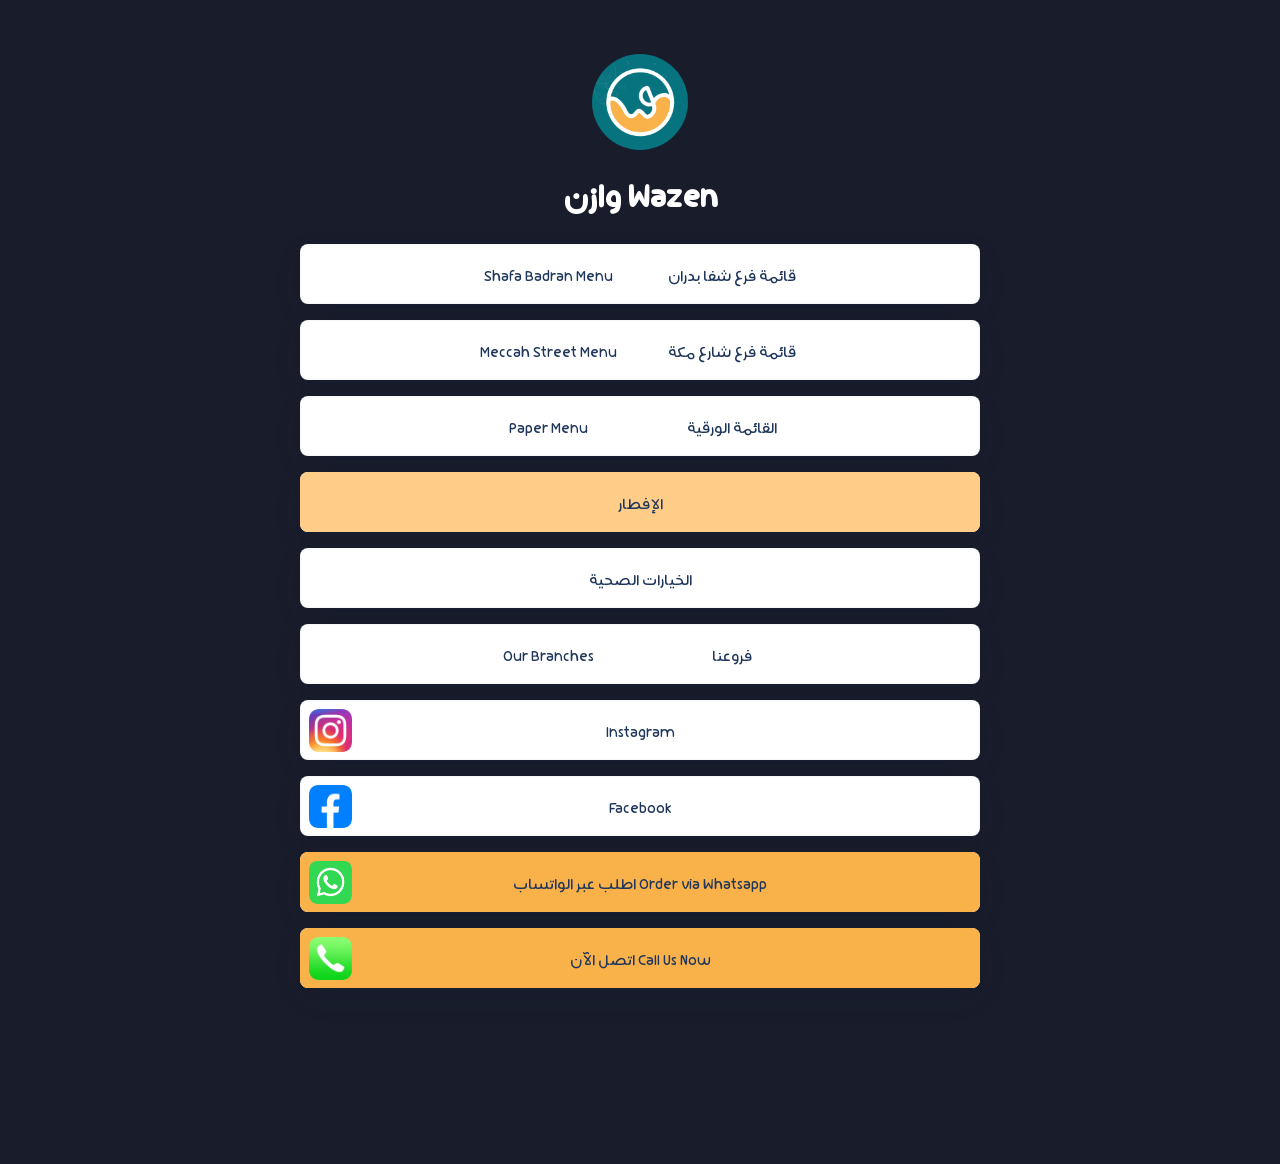
<file: index.html>
<!DOCTYPE html>
<html lang="en">
    <head>
        <meta charset="utf-8">
        <meta name='viewport' content='width=device-width, initial-scale=1.0, maximum-scale=1.0, user-scalable=0'>
        <link href="assets/css/style.css" rel="stylesheet">
        <title>Wazen</title>
        <link rel="icon" type="image/x-icon" href="/assets/images/favicon.ico">
        <link rel="stylesheet" href="https://cdn.jsdelivr.net/npm/bootstrap-icons@1.11.3/font/bootstrap-icons.min.css">
    </head>
    <body>
        <!-- Snowfall Background Animation -->
        <section class="animated-background">
            <div id="stars1"></div>
            <div id="stars2"></div>
            <div id="stars3"></div>
        </section>
        <!-- End of Snowfall Background Animation -->

        <div class="min-h-full flex-h-center" id="background_div">
            <input type="hidden" value="https://bio.link" id="app-url">
                <input type="hidden" value="null" id="is-featured">
                    <canvas id="bg-canvas" class="background-overlay"></canvas>
                </input>
            </input>

            <div class="mt-48 page-full-wrap relative ">
                <input type="hidden" value="creator-page" id="page-type">
                <img class="display-image m-auto" data-src="assets/images/logo.png" src="assets/images/logo.png" alt="[Your photo alt]"/>
                <h2 class="page-title page-text-color page-text-font mt-16 text-center">Wazen وازن</h2>

                <div class="mt-24">
                    <div class="page-item-wrap relative">
                        <div class="page-item flex-both-center absolute"></div>
                        <a target="_blank" class="page-item-each py-10 flex-both-center" href="menu.html" data-id="261652" data-type="page_item">
                            <div class="item-title text-center title-wrapper">
                                <span class="title-en">قائمة فرع شفا بدران</span>
                                <span class="title-ar">Shafa Badran Menu</span>
                            </div>
                        </a>
                    </div>
                    <div class="page-item-wrap relative">
                        <div class="page-item flex-both-center absolute"></div>
                        <a target="_blank" class="page-item-each py-10 flex-both-center" href="meccah_street_menu.html" data-id="261652" data-type="page_item">
                            <div class="item-title text-center title-wrapper">
                                <span class="title-ar">قائمة فرع شارع مكة</span>
                                <span class="title-en">Meccah Street Menu</span>
                            </div>
                        </a>
                    </div>
                    <div class="page-item-wrap relative">
                        <div class="page-item flex-both-center absolute"></div>
                        <a target="_blank" class="page-item-each py-10 flex-both-center" href="paper_menu.html" data-id="261652" data-type="page_item">
                            <div class="item-title text-center title-wrapper">
                                <span class="title-ar">القائمة الورقية</span>
                                <span class="title-en">Paper Menu</span>
                            </div>
                        </a>
                    </div>
                    <div class="page-item-wrap relative" style="background-color: #ffcd88;">
                        <div class="page-item flex-both-center absolute"></div>
                        <a target="_blank" class="page-item-each py-10 flex-both-center" href="breakfast.html" data-id="261652" data-type="page_item">
                            <span class="item-title text-center">الإفطار</span>
                        </a>
                    </div>
                    <!--<div class="page-item-wrap relative">
                        <div class="page-item flex-both-center absolute"></div>
                        <a target="_blank" class="page-item-each py-10 flex-both-center" href="ramadan_menu.html" data-id="261652" data-type="page_item">
                            <span class="item-title text-center">منيو رمضان</span>
                        </a>
                    </div>
                    <div class="page-item-wrap relative" style="background-color: #ffcd88;">
                        <div class="page-item flex-both-center absolute"></div>
                        <a target="_blank" class="page-item-each py-10 flex-both-center" href="istiqlal_offers.html" data-id="261652" data-type="page_item">
                            <span class="item-title text-center">عروض الاستقلال</span>
                        </a>
                    </div>
                    <div class="page-item-wrap relative" style="background-color: #ffcd88;">
                        <div class="page-item flex-both-center absolute"></div>
                        <a target="_blank" class="page-item-each py-10 flex-both-center" href="wazen_birthday.html" data-id="261652" data-type="page_item">
                            <img class="link-each-image" data-src="assets/images/credly.png" src="assets/images/wazen_birthday_2.png"/>
                            <span class="item-title text-center">عروض عيد ميلاد وازن</span>
                        </a>
                    </div>-->
                    <div class="page-item-wrap relative">
                        <div class="page-item flex-both-center absolute"></div>
                        <a target="_blank" class="page-item-each py-10 flex-both-center" href="subscriptions.html" data-id="261652" data-type="page_item">
                            <span class="item-title text-center">الخيارات الصحية</span>
                        </a>
                    </div>
                    <div class="page-item-wrap relative">
                        <div class="page-item flex-both-center absolute"></div>
                        <a target="_blank" class="page-item-each py-10 flex-both-center" href="branches.html" data-id="261652" data-type="page_item">
                            <div class="item-title text-center title-wrapper">
                                <span class="title-ar">فروعنا</span>
                                <span class="title-en">Our Branches</span>
                            </div>
                        </a>
                    </div>
                    <div class="page-item-wrap relative">
                        <div class="page-item flex-both-center absolute"></div>
                        <a target="_blank" class="page-item-each py-10 flex-both-center" href="https://www.instagram.com/wazen_foods/" data-id="261685" data-type="page_item">
                            <img class="link-each-image" data-src="assets/images/github.png" src="assets/images/instagram.png"/>
                            <span class="item-title text-center">Instagram</span>
                        </a>
                    </div>
                    <div class="page-item-wrap relative">
                        <div class="page-item flex-both-center absolute"></div>
                        <a target="_blank" class="page-item-each py-10 flex-both-center" href="https://www.facebook.com/wazen.food" data-id="261685" data-type="page_item">
                            <img class="link-each-image" data-src="assets/images/credly.png" src="assets/images/facebook.png"/>
                            <span class="item-title text-center">Facebook</span>
                        </a>
                    </div>
                    <div class="page-item-wrap relative" style="background-color: #F9B149;">
                        <div class="page-item flex-both-center absolute"></div>
                        <a target="_blank" class="page-item-each py-10 flex-both-center" href="https://wa.me/c/962797999094">
                            <img class="link-each-image" src="assets/images/whatsapp.png"/>
                            <span class="item-title text-center">Order via Whatsapp اطلب عبر الواتساب</span>
                        </a>
                    </div>
                    <div class="page-item-wrap relative" style="background-color: #F9B149;">
                        <div class="page-item flex-both-center absolute"></div>
                        <a target="_blank" class="page-item-each py-10 flex-both-center" href="tel:0797999094">
                            <img class="link-each-image" src="assets/images/phone.png"/>
                            <span class="item-title text-center">Call Us Now اتصل الآن</span>
                        </a>
                    </div>
                </div>
            </div>
        </div>
    </body>
</html>
</file>
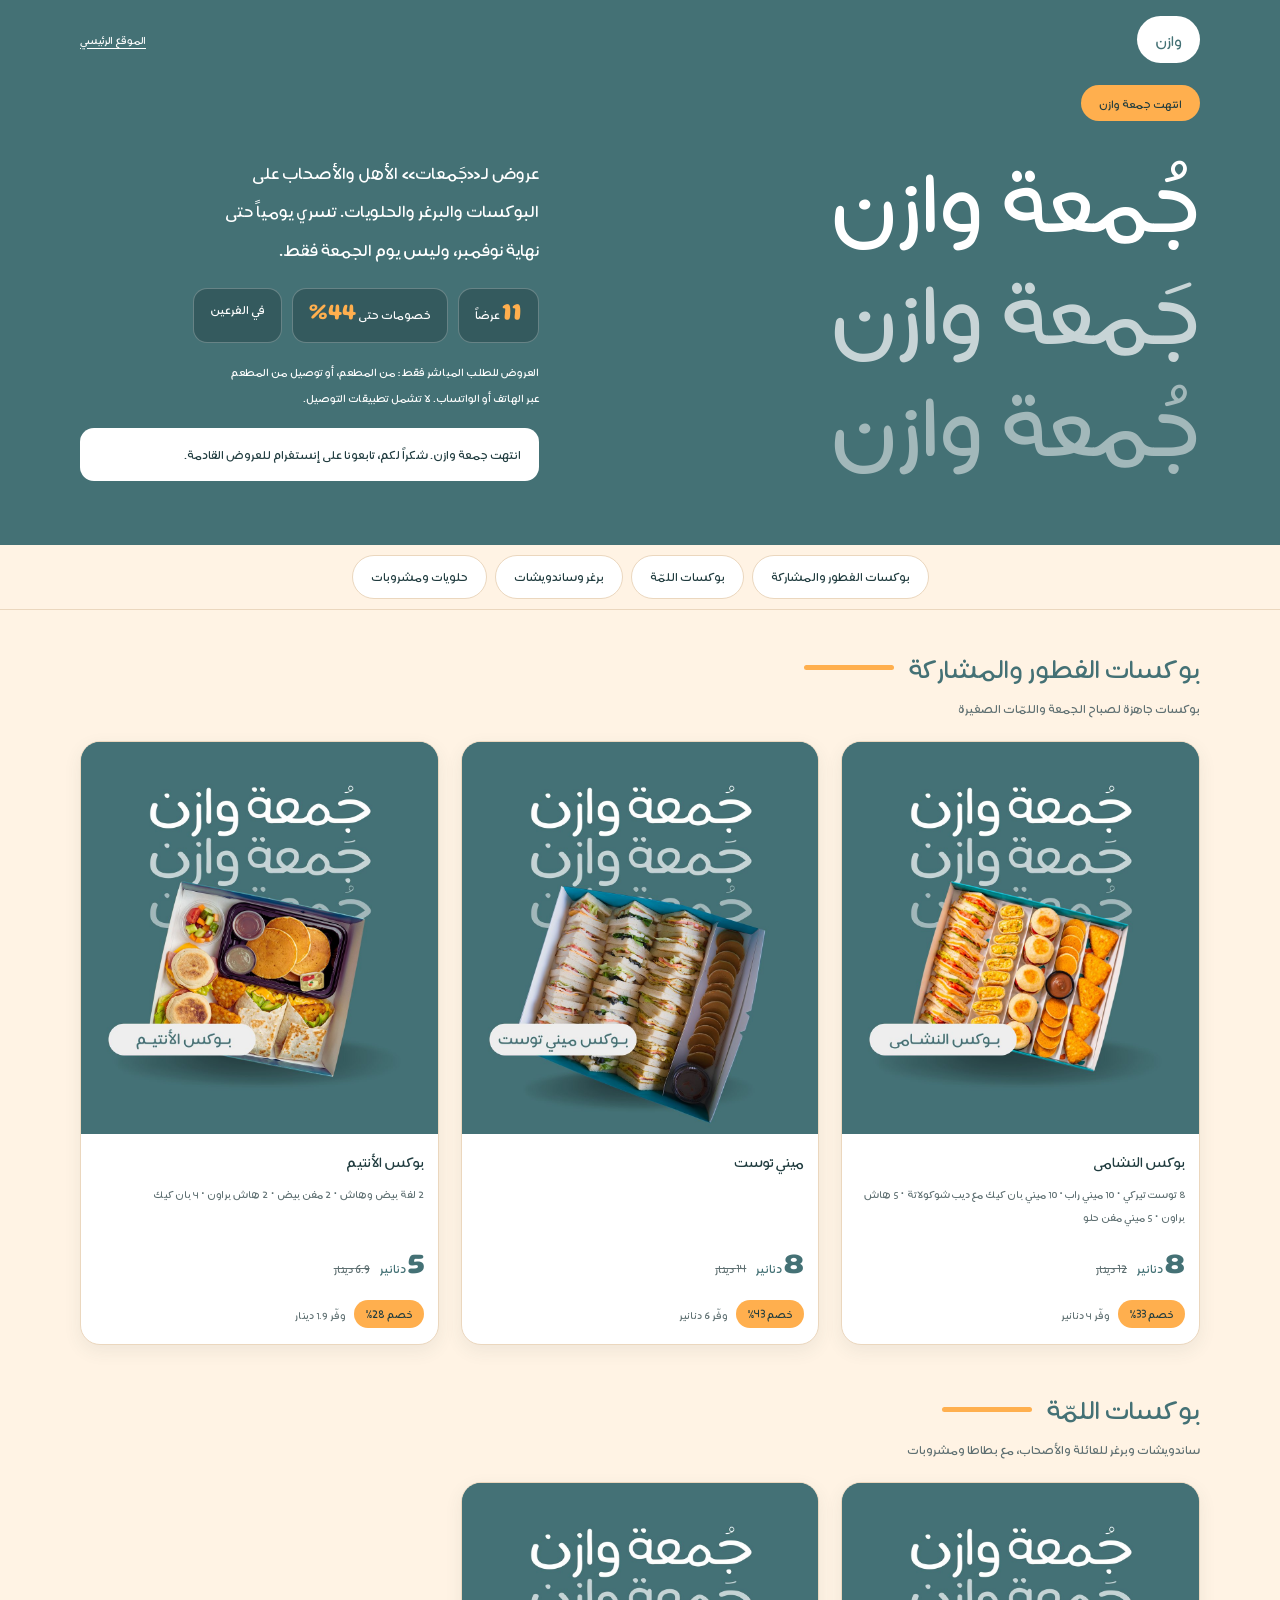
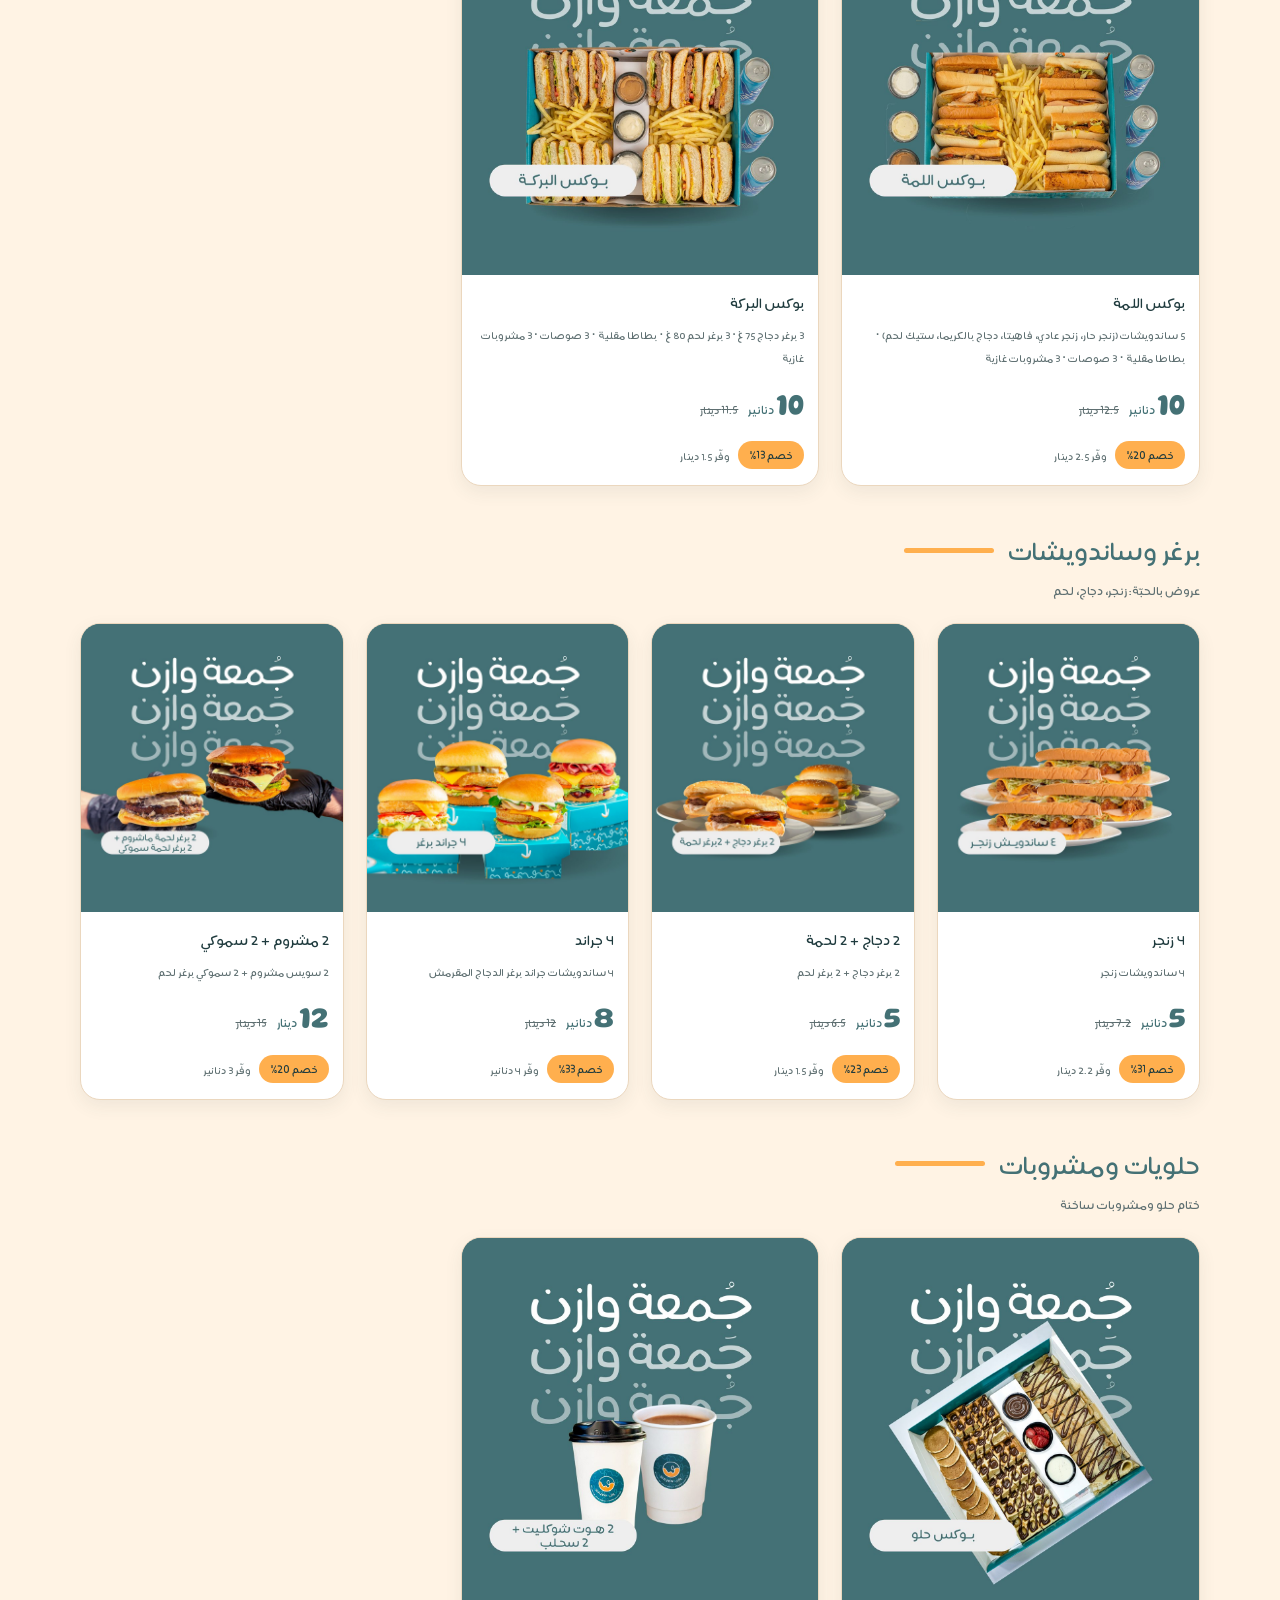
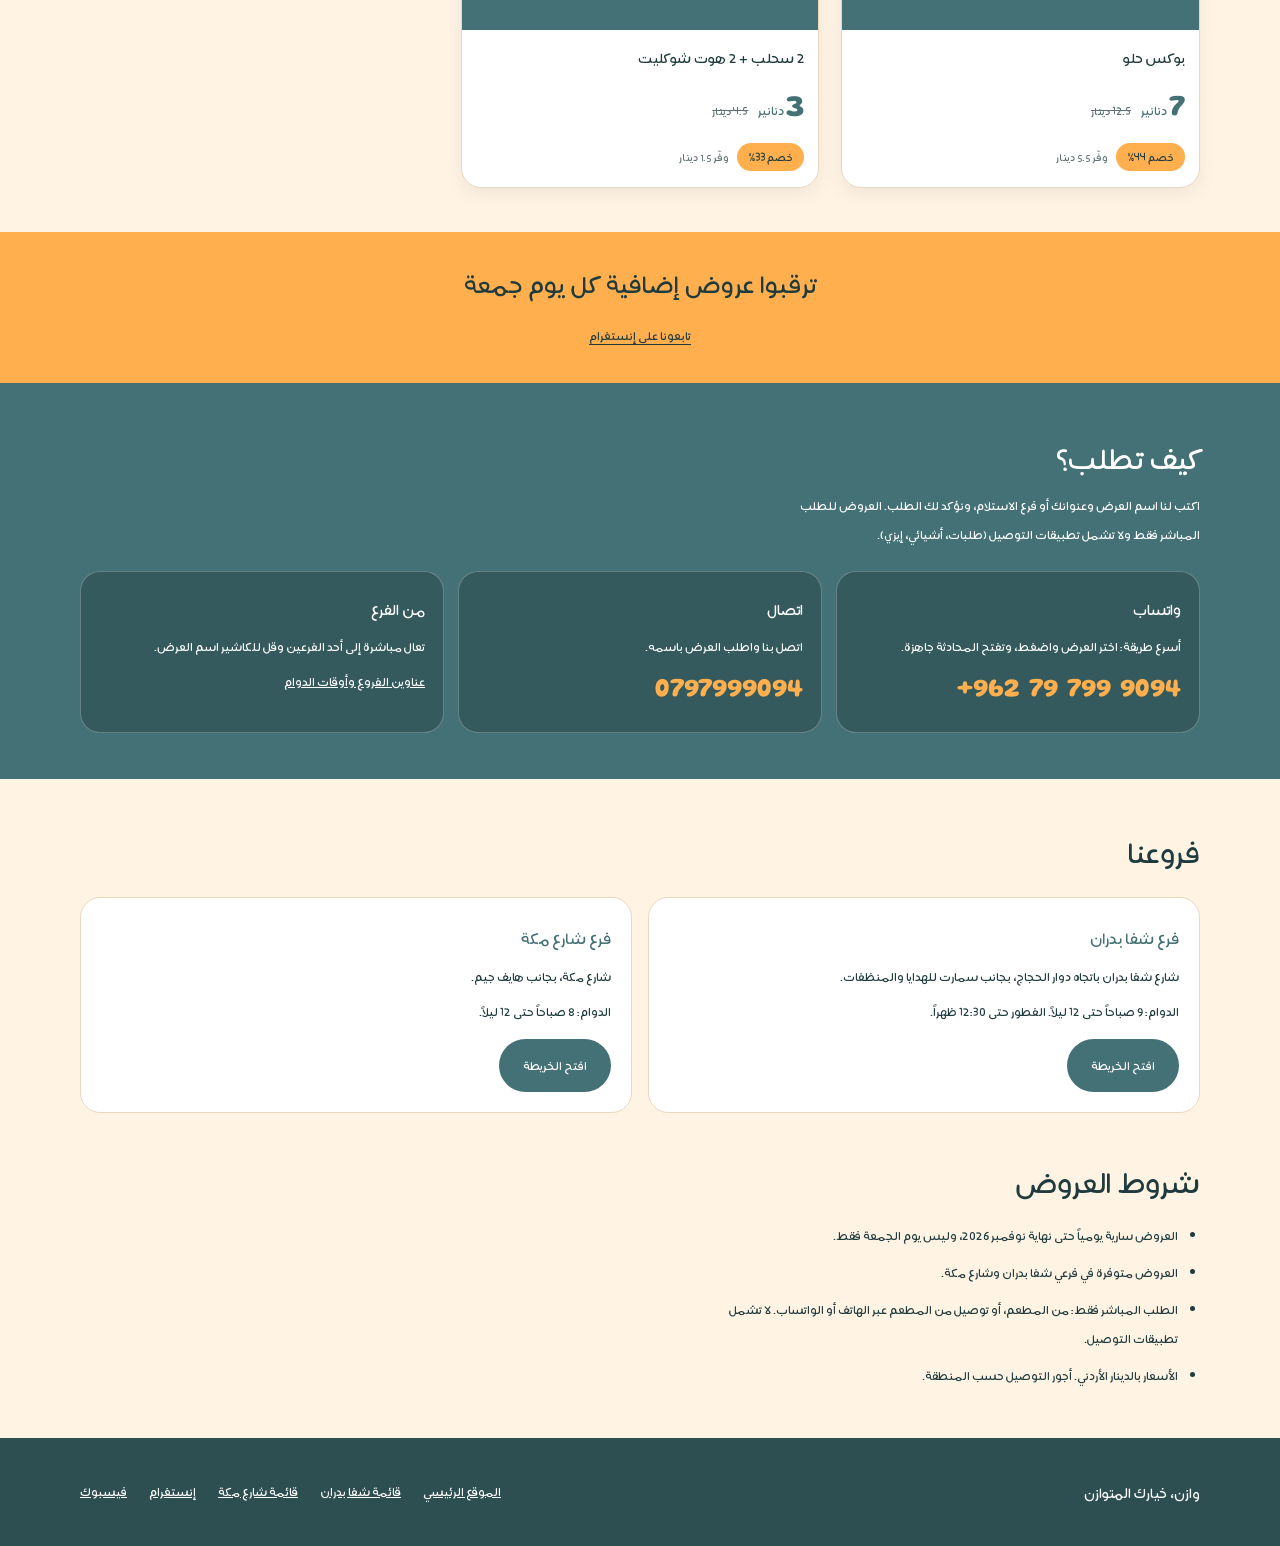
<file: NovemberOffers/index.html>
<!doctype html>
<html lang="ar" dir="rtl">
<head>
<meta charset="utf-8">
<meta name="viewport" content="width=device-width, initial-scale=1">
<title>جمعة وازن | عروض الطلب المباشر حتى 30 نوفمبر</title>
<meta name="description" content="عروض لجمعات الأهل والأصحاب: 11 عرضاً بخصومات حتى 44%، منها بوكس النشامى بـ 8 دنانير بدل 12. يومياً حتى نهاية نوفمبر، للطلب المباشر عبر الواتساب أو الهاتف أو من الفرع.">
<meta name="theme-color" content="#447175">
<link rel="canonical" href="https://wazenfoods.com/wazen-friday.html">
<meta property="og:type" content="website">
<meta property="og:locale" content="ar_JO">
<meta property="og:title" content="جمعة وازن | عروض الطلب المباشر حتى 30 نوفمبر">
<meta property="og:description" content="عروض لجمعات الأهل والأصحاب بخصومات حتى 44%، يومياً حتى نهاية نوفمبر. بوكس النشامى بـ 8 دنانير بدل 12.">
<meta property="og:url" content="https://wazenfoods.com/wazen-friday.html">
<meta property="og:image" content="https://wazenfoods.com/images/offers/nashama-box.jpg">
<meta name="twitter:card" content="summary_large_image">
<style>
/* Fonts from the brand guideline. Put the files in /fonts with these names;
   until then the page uses the device's Arabic font. */
@font-face{font-family:"Hekaya FF";src:local("Hekaya FF Light"),local("HekayaFF-Light"),url("fonts/HekayaFF-Light.woff2") format("woff2");font-weight:300;font-display:swap}
@font-face{font-family:"Gluten";src:local("Gluten Bold"),url("fonts/Gluten-Bold.woff2") format("woff2");font-weight:700;font-display:swap}

:root{
  --teal:#447175;        /* background colour of the Jumaa Wazen poster */
  --teal-deep:#2E4F52;
  --ink:#1F3B3E;
  --echo-1:#C7D4D6;      /* 2nd echo line in the poster */
  --echo-2:#A2B8BA;      /* 3rd echo line in the poster */
  --orange:#FFAF4E;      /* Orange Pastel, brand guideline (RGB 255,175,78) */
  --cream:#FFF3E4;
  --line:#EBD7BE;
  --muted:#5E6F71;
  --radius:20px;
  --font-ar:"Hekaya FF","Segoe UI",Tahoma,"Noto Sans Arabic",system-ui,sans-serif;
  --font-num:"Gluten","Segoe UI",Tahoma,system-ui,sans-serif;
}
*{box-sizing:border-box}
html{scroll-behavior:smooth;-webkit-text-size-adjust:100%}
@media (prefers-reduced-motion:reduce){html{scroll-behavior:auto}*{transition:none!important}}
body{margin:0;background:var(--cream);color:var(--ink);font-family:var(--font-ar);font-weight:300;font-synthesis:none;font-size:1.0625rem;line-height:1.7}
h1,h2,h3,p,ul{margin:0}
img{max-width:100%;display:block}
a{color:inherit}
:focus-visible{outline:3px solid var(--orange);outline-offset:3px}
.skip{position:absolute;inset-inline-start:12px;top:-80px;background:#fff;color:var(--ink);padding:10px 16px;border-radius:10px;z-index:100}
.skip:focus{top:12px}
.wrap{width:min(1120px,100% - 32px);margin-inline:auto}
.vh{position:absolute;width:1px;height:1px;overflow:hidden;clip:rect(0 0 0 0);white-space:nowrap}
.num{font-family:var(--font-num);font-weight:700}

/* buttons */
.btn{display:inline-flex;align-items:center;justify-content:center;gap:8px;min-height:48px;padding:10px 22px;border-radius:999px;text-decoration:none;font-size:1.05rem;border:2px solid transparent;cursor:pointer;transition:transform .15s}
.btn:hover{transform:translateY(-2px)}
.btn svg{width:20px;height:20px;flex:none}
.btn-primary{background:var(--orange);color:var(--ink)}
.btn-ghost{border-color:#fff;color:#fff}
.btn-ghost:hover{background:rgba(255,255,255,.14)}

/* hero */
.hero{background:var(--teal);color:#fff;padding:16px 0 44px;overflow:hidden}
.top{display:flex;align-items:center;justify-content:space-between;gap:12px;padding-bottom:22px}
.logo{display:inline-flex;align-items:center;background:#fff;border-radius:999px;padding:6px 18px;min-height:44px;text-decoration:none}
.logo img{height:30px;width:auto}
.logo .wm{font-size:1.3rem;color:var(--teal)}
.toplink{font-size:.95rem;text-decoration:underline;text-underline-offset:4px;min-height:44px;display:inline-flex;align-items:center}
.hero-grid{display:grid;gap:8px 40px}
.chip{display:inline-block;background:var(--orange);color:var(--ink);border-radius:999px;padding:6px 18px;font-size:1rem;line-height:1.5}
.title{font-weight:300;line-height:.92;margin:18px 0 6px;font-size:clamp(4rem,19vw,9rem)}
.title span{display:block;white-space:nowrap}
.title span:nth-child(2){color:var(--echo-1)}
.title span:nth-child(3){color:var(--echo-2)}
.lead{font-size:clamp(1.15rem,3.6vw,1.5rem);line-height:1.6;margin-top:14px;max-width:34ch}
.stats{list-style:none;padding:0;margin:20px 0 0;display:flex;flex-wrap:wrap;gap:10px}
.stats li{background:rgba(31,59,62,.4);border:1px solid rgba(255,255,255,.25);border-radius:14px;padding:6px 16px;font-size:1.05rem}
.stats .num{font-size:1.5rem;color:var(--orange)}
.cta{display:flex;flex-wrap:wrap;gap:12px;margin-top:24px}
.note{margin-top:16px;font-size:.98rem;max-width:46ch}
.ended-note{display:none;margin-top:16px;background:#fff;color:var(--ink);border-radius:14px;padding:12px 18px}
@media (min-width:900px){
  .hero{padding-bottom:64px}
  .hero-grid{grid-template-columns:1.15fr .85fr;align-items:end}
  .title{font-size:clamp(5rem,9.5vw,8.5rem)}
}

/* category nav */
.cats{background:var(--cream);position:sticky;top:0;z-index:20;border-bottom:1px solid var(--line)}
.cats ul{display:flex;gap:8px;overflow-x:auto;padding:10px 16px;margin:0;list-style:none;scrollbar-width:none;justify-content:flex-start}
.cats ul::-webkit-scrollbar{display:none}
.cats a{white-space:nowrap;display:inline-flex;align-items:center;min-height:44px;padding:0 18px;border-radius:999px;background:#fff;border:1px solid var(--line);text-decoration:none}
.cats a:hover{border-color:var(--teal)}
@media (min-width:900px){.cats ul{justify-content:center}}

/* offers */
.cat{padding-block:34px 6px;scroll-margin-top:64px}
.cat h2{font-weight:300;font-size:clamp(1.7rem,5vw,2.3rem);line-height:1.3;color:var(--teal);display:flex;align-items:center;gap:14px}
.cat h2::after{content:"";height:5px;width:90px;background:var(--orange);border-radius:5px}
.sub{color:var(--muted);margin-top:2px}
.grid{display:grid;grid-template-columns:repeat(2,minmax(0,1fr));gap:14px;margin-top:18px}
@media (min-width:900px){
  .grid{gap:22px}
  .grid.c3{grid-template-columns:repeat(3,minmax(0,1fr))}
  .grid.c4{grid-template-columns:repeat(4,minmax(0,1fr))}
  .grid.c2{grid-template-columns:repeat(3,minmax(0,1fr))}
}
.card{background:#fff;border-radius:var(--radius);overflow:hidden;border:1px solid var(--line);display:flex;flex-direction:column;box-shadow:0 6px 18px rgba(46,79,82,.08);scroll-margin-top:72px}
.poster{position:relative;aspect-ratio:10/11;background:var(--teal);container-type:inline-size;overflow:hidden}
.poster img{position:absolute;inset:0;width:100%;height:100%;object-fit:cover}
.body{padding:14px 14px 16px;display:flex;flex-direction:column;gap:8px;flex:1}
.body h3{font-weight:300;font-size:1.25rem;line-height:1.35}
.desc{font-size:.92rem;color:var(--muted);line-height:1.55}
.price{display:flex;align-items:baseline;flex-wrap:wrap;gap:2px 10px;margin-top:auto;padding-top:4px}
.now{color:var(--teal);font-size:1.1rem}
.now .num{font-size:1.9rem}
.was{color:var(--muted);font-size:.95rem}
.save{font-size:.92rem;color:var(--muted);display:flex;align-items:center;flex-wrap:wrap;gap:4px 8px}
.badge{background:var(--orange);color:var(--ink);border-radius:999px;padding:1px 12px;font-size:.95rem}
.card .btn{background:var(--teal);color:#fff;width:100%;min-height:46px;font-size:1.05rem;padding:8px 10px;margin-top:4px;text-align:center}

/* placeholder poster (shown until the real image file exists) */
.ph{position:absolute;inset:0;display:flex;flex-direction:column;align-items:center;padding:7cqw 5cqw 6cqw;color:#fff;text-align:center}
.ph-echo{line-height:.92;font-size:17cqw}
.ph-echo span{display:block}
.ph-echo span:nth-child(2){color:var(--echo-1)}
.ph-frame{margin-top:5cqw;width:74cqw;height:30cqw;border:.8cqw dashed rgba(255,255,255,.7);border-radius:5cqw;display:grid;place-items:center;font-size:6cqw}
.ph-pill{background:#EEE;color:var(--teal);border-radius:999px;padding:1.5cqw 6cqw;font-size:6.5cqw;margin-top:-3cqw;max-width:90cqw;line-height:1.4}
.ph-tag{margin-top:auto;background:#fff;color:var(--teal);border-radius:4cqw;padding:1.5cqw 8cqw;font-size:8cqw;transform:rotate(-2deg)}
.ph-tag .num{font-size:11cqw}


/* stay-tuned band */
.soon{margin-top:38px;background:var(--orange);color:var(--ink);padding-block:26px;text-align:center}
.soon-t{font-size:clamp(1.5rem,5.4vw,2.2rem);line-height:1.4}
.soon-a{display:inline-flex;align-items:center;min-height:44px;margin-top:6px;font-size:1.05rem;text-underline-offset:4px}

/* how to order */
.order{background:var(--teal);color:#fff;padding-block:46px;margin-top:0}
.order h2,.branches h2,.terms h2{font-weight:300;font-size:clamp(1.8rem,6vw,2.6rem);line-height:1.3}
.order .intro{margin-top:8px;max-width:60ch}
.ways{display:grid;gap:14px;margin-top:22px}
@media (min-width:800px){.ways{grid-template-columns:repeat(3,1fr)}}
.way{display:flex;flex-direction:column;gap:6px;background:rgba(31,59,62,.4);border:1px solid rgba(255,255,255,.25);border-radius:var(--radius);padding:18px;text-decoration:none;color:#fff}
.way h3{font-weight:300;font-size:1.35rem}
.way .big{font-family:var(--font-num);font-weight:700;font-size:1.7rem;color:var(--orange)}
a.way:hover{border-color:#fff}

/* branches + terms */
.branches{padding-block:44px 8px}
.bgrid{display:grid;gap:16px;margin-top:20px}
@media (min-width:800px){.bgrid{grid-template-columns:repeat(2,1fr)}}
.branch{background:#fff;border:1px solid var(--line);border-radius:var(--radius);padding:20px;display:flex;flex-direction:column;gap:6px}
.branch h3{font-weight:300;font-size:1.4rem;color:var(--teal)}
.branch .btn{align-self:flex-start;margin-top:8px;background:var(--teal);color:#fff}
.terms{padding-block:32px 48px}
.terms ul{margin:14px 0 0;padding-inline-start:1.3em;display:grid;gap:8px;max-width:70ch}

/* footer + sticky bar */
.foot{background:var(--teal-deep);color:#fff;padding:32px 0 104px}
.foot .wrap{display:flex;flex-wrap:wrap;gap:16px 32px;align-items:center;justify-content:space-between}
.foot .tag{font-size:1.25rem}
.foot nav{display:flex;flex-wrap:wrap;gap:6px 22px}
.foot nav a{min-height:44px;display:inline-flex;align-items:center}
.bar{position:fixed;inset-inline:0;bottom:0;z-index:30;display:flex;gap:10px;padding:10px 16px calc(10px + env(safe-area-inset-bottom));background:rgba(31,59,62,.97)}
.bar .btn{flex:1}
@media (min-width:800px){.bar{display:none}.foot{padding-bottom:32px}}

/* after the offer ends (set by the script below) */
.ended .bar,.ended .card .btn,.ended .cta{display:none}
.ended .ended-note{display:block}
</style>
</head>
<body>
<a class="skip" href="#offers">تخطَّ إلى العروض</a>

<header class="hero">
  <div class="wrap">
    <div class="top">
      <a class="logo" href="https://wazenfoods.com/" aria-label="وازن - الصفحة الرئيسية"><img src="https://wazenfoods.com/assets/images/logo.png" alt="وازن" height="30" onerror="this.replaceWith(Object.assign(document.createElement('span'),{className:'wm',textContent:'وازن'}))"></a>
      <a class="toplink" href="https://wazenfoods.com/">الموقع الرئيسي</a>
    </div>
    <div class="hero-grid">
      <div>
        <p class="chip" id="status">يومياً حتى نهاية نوفمبر</p>
        <h1 class="title"><span>جُمعة وازن</span><span aria-hidden="true">جَمعة وازن</span><span aria-hidden="true">جُمعة وازن</span></h1>
      </div>
      <div>
        <p class="lead">عروض لـ«جَمعات» الأهل والأصحاب على البوكسات والبرغر والحلويات. تسري يومياً حتى نهاية نوفمبر، وليس يوم الجمعة فقط.</p>
        <ul class="stats">
          <li><span class="num">11</span> عرضاً</li>
          <li>خصومات حتى <span class="num">44%</span></li>
          <li>في الفرعين</li>
        </ul>
        <div class="cta">
          <a class="btn btn-primary" href="https://wa.me/962797999094?text=%D9%85%D8%B1%D8%AD%D8%A8%D8%A7%D9%8B%20%D9%88%D8%A7%D8%B2%D9%86%D8%8C%20%D8%A8%D8%AF%D9%8A%20%D8%A3%D8%B7%D9%84%D8%A8%20%D9%85%D9%86%20%D8%B9%D8%B1%D9%88%D8%B6%20%D8%AC%D9%85%D8%B9%D8%A9%20%D9%88%D8%A7%D8%B2%D9%86." rel="noopener"><svg viewBox="0 0 24 24" fill="none" stroke="currentColor" stroke-width="2" stroke-linecap="round" stroke-linejoin="round" aria-hidden="true"><path d="M21 12a8 8 0 0 1-11.7 7.1L4 20.5l1.5-4.7A8 8 0 1 1 21 12Z"/></svg>اطلب عبر واتساب</a>
          <a class="btn btn-ghost" href="tel:0797999094"><svg viewBox="0 0 24 24" fill="none" stroke="currentColor" stroke-width="2" stroke-linecap="round" stroke-linejoin="round" aria-hidden="true"><path d="M22 16.9v3a2 2 0 0 1-2.2 2 19.8 19.8 0 0 1-8.6-3.1 19.5 19.5 0 0 1-6-6A19.8 19.8 0 0 1 2.1 4.2 2 2 0 0 1 4.1 2h3a2 2 0 0 1 2 1.7c.1 1 .4 1.9.7 2.8a2 2 0 0 1-.5 2.1L8.1 9.9a16 16 0 0 0 6 6l1.3-1.3a2 2 0 0 1 2.1-.4c.9.3 1.8.6 2.8.7a2 2 0 0 1 1.7 2Z"/></svg>اتصل <bdi dir="ltr">0797999094</bdi></a>
        </div>
        <p class="note">العروض للطلب المباشر فقط: من المطعم، أو توصيل من المطعم عبر الهاتف أو الواتساب. لا تشمل تطبيقات التوصيل.</p>
        <p class="ended-note">انتهت جمعة وازن. شكراً لكم، تابعونا على إنستغرام للعروض القادمة.</p>
      </div>
    </div>
  </div>
</header>

<nav class="cats" aria-label="أقسام العروض"><ul><li><a href="#breakfast">بوكسات الفطور والمشاركة</a></li><li><a href="#lamma">بوكسات اللمّة</a></li><li><a href="#burgers">برغر وساندويشات</a></li><li><a href="#sweet">حلويات ومشروبات</a></li></ul></nav>

<main id="offers">

    <section class="cat" id="breakfast" aria-labelledby="h-breakfast">
      <div class="wrap">
        <h2 id="h-breakfast">بوكسات الفطور والمشاركة</h2>
        <p class="sub">بوكسات جاهزة لصباح الجمعة واللمّات الصغيرة</p>
        <div class="grid c3">
        <article class="card" id="nashama-box">
          <div class="poster">
            <div class="ph" aria-hidden="true">
              <div class="ph-echo"><span>جُمعة وازن</span><span>جُمعة وازن</span></div>
              <div class="ph-frame">صورة العرض قريباً</div>
              <div class="ph-pill">بوكس النشامى</div>
            </div>
            <img src="images/offers/nashama-box.jpg" width="1080" height="1188" loading="lazy" alt="بوكس النشامى بسعر 8 دنانير بدل 12 دينار - جمعة وازن" onerror="this.style.display='none'">
          </div>
          <div class="body">
            <h3>بوكس النشامى</h3>
            <p class="desc">8 توست تيركي · 10 ميني راب · 10 ميني بان كيك مع ديب شوكولاتة · 5 هاش براون · 5 ميني مفن حلو</p>
            <p class="price"><span class="now"><span class="num">8</span> دنانير</span> <span class="vh">بدلاً من</span><s class="was">12 دينار</s></p>
            <p class="save"><span class="badge">خصم 33%</span> وفّر 4 دنانير</p>
            <a class="btn" href="https://wa.me/962797999094?text=%D9%85%D8%B1%D8%AD%D8%A8%D8%A7%D9%8B%20%D9%88%D8%A7%D8%B2%D9%86%D8%8C%20%D8%A8%D8%AF%D9%8A%20%D8%A3%D8%B7%D9%84%D8%A8%20%D9%85%D9%86%20%D8%B9%D8%B1%D9%88%D8%B6%20%D8%AC%D9%85%D8%B9%D8%A9%20%D9%88%D8%A7%D8%B2%D9%86%3A%20%D8%A8%D9%88%D9%83%D8%B3%20%D8%A7%D9%84%D9%86%D8%B4%D8%A7%D9%85%D9%89%20%D8%A8%D8%B3%D8%B9%D8%B1%208%20%D8%AF%D9%86%D8%A7%D9%86%D9%8A%D8%B1." rel="noopener" aria-label="اطلب الآن: بوكس النشامى عبر واتساب">اطلب الآن</a>
          </div>
        </article>
        <article class="card" id="mini-toast">
          <div class="poster">
            <div class="ph" aria-hidden="true">
              <div class="ph-echo"><span>جُمعة وازن</span><span>جُمعة وازن</span></div>
              <div class="ph-frame">صورة العرض قريباً</div>
              <div class="ph-pill">ميني توست</div>
            </div>
            <img src="images/offers/mini-toast.jpg" width="1080" height="1188" loading="lazy" alt="ميني توست بسعر 8 دنانير بدل 14 دينار - جمعة وازن" onerror="this.style.display='none'">
          </div>
          <div class="body">
            <h3>ميني توست</h3>
            
            <p class="price"><span class="now"><span class="num">8</span> دنانير</span> <span class="vh">بدلاً من</span><s class="was">14 دينار</s></p>
            <p class="save"><span class="badge">خصم 43%</span> وفّر 6 دنانير</p>
            <a class="btn" href="https://wa.me/962797999094?text=%D9%85%D8%B1%D8%AD%D8%A8%D8%A7%D9%8B%20%D9%88%D8%A7%D8%B2%D9%86%D8%8C%20%D8%A8%D8%AF%D9%8A%20%D8%A3%D8%B7%D9%84%D8%A8%20%D9%85%D9%86%20%D8%B9%D8%B1%D9%88%D8%B6%20%D8%AC%D9%85%D8%B9%D8%A9%20%D9%88%D8%A7%D8%B2%D9%86%3A%20%D9%85%D9%8A%D9%86%D9%8A%20%D8%AA%D9%88%D8%B3%D8%AA%20%D8%A8%D8%B3%D8%B9%D8%B1%208%20%D8%AF%D9%86%D8%A7%D9%86%D9%8A%D8%B1." rel="noopener" aria-label="اطلب الآن: ميني توست عبر واتساب">اطلب الآن</a>
          </div>
        </article>
        <article class="card" id="intim-box">
          <div class="poster">
            <div class="ph" aria-hidden="true">
              <div class="ph-echo"><span>جُمعة وازن</span><span>جُمعة وازن</span></div>
              <div class="ph-frame">صورة العرض قريباً</div>
              <div class="ph-pill">بوكس الأنتيم</div>
            </div>
            <img src="images/offers/intim-box.jpg" width="1080" height="1188" loading="lazy" alt="بوكس الأنتيم بسعر 5 دنانير بدل 6.9 دينار - جمعة وازن" onerror="this.style.display='none'">
          </div>
          <div class="body">
            <h3>بوكس الأنتيم</h3>
            <p class="desc">2 لفة بيض وهاش · 2 مفن بيض · 2 هاش براون · 4 بان كيك</p>
            <p class="price"><span class="now"><span class="num">5</span> دنانير</span> <span class="vh">بدلاً من</span><s class="was">6.9 دينار</s></p>
            <p class="save"><span class="badge">خصم 28%</span> وفّر 1.9 دينار</p>
            <a class="btn" href="https://wa.me/962797999094?text=%D9%85%D8%B1%D8%AD%D8%A8%D8%A7%D9%8B%20%D9%88%D8%A7%D8%B2%D9%86%D8%8C%20%D8%A8%D8%AF%D9%8A%20%D8%A3%D8%B7%D9%84%D8%A8%20%D9%85%D9%86%20%D8%B9%D8%B1%D9%88%D8%B6%20%D8%AC%D9%85%D8%B9%D8%A9%20%D9%88%D8%A7%D8%B2%D9%86%3A%20%D8%A8%D9%88%D9%83%D8%B3%20%D8%A7%D9%84%D8%A3%D9%86%D8%AA%D9%8A%D9%85%20%D8%A8%D8%B3%D8%B9%D8%B1%205%20%D8%AF%D9%86%D8%A7%D9%86%D9%8A%D8%B1." rel="noopener" aria-label="اطلب الآن: بوكس الأنتيم عبر واتساب">اطلب الآن</a>
          </div>
        </article>
        </div>
      </div>
    </section>
    <section class="cat" id="lamma" aria-labelledby="h-lamma">
      <div class="wrap">
        <h2 id="h-lamma">بوكسات اللمّة</h2>
        <p class="sub">ساندويشات وبرغر للعائلة والأصحاب، مع بطاطا ومشروبات</p>
        <div class="grid c2">
        <article class="card" id="lammeh-box">
          <div class="poster">
            <div class="ph" aria-hidden="true">
              <div class="ph-echo"><span>جُمعة وازن</span><span>جُمعة وازن</span></div>
              <div class="ph-frame">صورة العرض قريباً</div>
              <div class="ph-pill">بوكس اللمة</div>
            </div>
            <img src="images/offers/lammeh-box.jpg" width="1080" height="1188" loading="lazy" alt="بوكس اللمة بسعر 10 دنانير بدل 12.5 دينار - جمعة وازن" onerror="this.style.display='none'">
          </div>
          <div class="body">
            <h3>بوكس اللمة</h3>
            <p class="desc">5 ساندويشات (زنجر حار، زنجر عادي، فاهيتا، دجاج بالكريما، ستيك لحم) · بطاطا مقلية · 3 صوصات · 3 مشروبات غازية</p>
            <p class="price"><span class="now"><span class="num">10</span> دنانير</span> <span class="vh">بدلاً من</span><s class="was">12.5 دينار</s></p>
            <p class="save"><span class="badge">خصم 20%</span> وفّر 2.5 دينار</p>
            <a class="btn" href="https://wa.me/962797999094?text=%D9%85%D8%B1%D8%AD%D8%A8%D8%A7%D9%8B%20%D9%88%D8%A7%D8%B2%D9%86%D8%8C%20%D8%A8%D8%AF%D9%8A%20%D8%A3%D8%B7%D9%84%D8%A8%20%D9%85%D9%86%20%D8%B9%D8%B1%D9%88%D8%B6%20%D8%AC%D9%85%D8%B9%D8%A9%20%D9%88%D8%A7%D8%B2%D9%86%3A%20%D8%A8%D9%88%D9%83%D8%B3%20%D8%A7%D9%84%D9%84%D9%85%D8%A9%20%D8%A8%D8%B3%D8%B9%D8%B1%2010%20%D8%AF%D9%86%D8%A7%D9%86%D9%8A%D8%B1." rel="noopener" aria-label="اطلب الآن: بوكس اللمة عبر واتساب">اطلب الآن</a>
          </div>
        </article>
        <article class="card" id="barakeh-box">
          <div class="poster">
            <div class="ph" aria-hidden="true">
              <div class="ph-echo"><span>جُمعة وازن</span><span>جُمعة وازن</span></div>
              <div class="ph-frame">صورة العرض قريباً</div>
              <div class="ph-pill">بوكس البركة</div>
            </div>
            <img src="images/offers/barakeh-box.jpg" width="1080" height="1188" loading="lazy" alt="بوكس البركة بسعر 10 دنانير بدل 11.5 دينار - جمعة وازن" onerror="this.style.display='none'">
          </div>
          <div class="body">
            <h3>بوكس البركة</h3>
            <p class="desc">3 برغر دجاج 75 غ · 3 برغر لحم 80 غ · بطاطا مقلية · 3 صوصات · 3 مشروبات غازية</p>
            <p class="price"><span class="now"><span class="num">10</span> دنانير</span> <span class="vh">بدلاً من</span><s class="was">11.5 دينار</s></p>
            <p class="save"><span class="badge">خصم 13%</span> وفّر 1.5 دينار</p>
            <a class="btn" href="https://wa.me/962797999094?text=%D9%85%D8%B1%D8%AD%D8%A8%D8%A7%D9%8B%20%D9%88%D8%A7%D8%B2%D9%86%D8%8C%20%D8%A8%D8%AF%D9%8A%20%D8%A3%D8%B7%D9%84%D8%A8%20%D9%85%D9%86%20%D8%B9%D8%B1%D9%88%D8%B6%20%D8%AC%D9%85%D8%B9%D8%A9%20%D9%88%D8%A7%D8%B2%D9%86%3A%20%D8%A8%D9%88%D9%83%D8%B3%20%D8%A7%D9%84%D8%A8%D8%B1%D9%83%D8%A9%20%D8%A8%D8%B3%D8%B9%D8%B1%2010%20%D8%AF%D9%86%D8%A7%D9%86%D9%8A%D8%B1." rel="noopener" aria-label="اطلب الآن: بوكس البركة عبر واتساب">اطلب الآن</a>
          </div>
        </article>
        </div>
      </div>
    </section>
    <section class="cat" id="burgers" aria-labelledby="h-burgers">
      <div class="wrap">
        <h2 id="h-burgers">برغر وساندويشات</h2>
        <p class="sub">عروض بالحبّة: زنجر، دجاج، لحم</p>
        <div class="grid c4">
        <article class="card" id="zinger-4">
          <div class="poster">
            <div class="ph" aria-hidden="true">
              <div class="ph-echo"><span>جُمعة وازن</span><span>جُمعة وازن</span></div>
              <div class="ph-frame">صورة العرض قريباً</div>
              <div class="ph-pill">4 زنجر</div>
            </div>
            <img src="images/offers/zinger-4.jpg" width="1080" height="1188" loading="lazy" alt="4 زنجر بسعر 5 دنانير بدل 7.2 دينار - جمعة وازن" onerror="this.style.display='none'">
          </div>
          <div class="body">
            <h3>4 زنجر</h3>
            <p class="desc">4 ساندويشات زنجر</p>
            <p class="price"><span class="now"><span class="num">5</span> دنانير</span> <span class="vh">بدلاً من</span><s class="was">7.2 دينار</s></p>
            <p class="save"><span class="badge">خصم 31%</span> وفّر 2.2 دينار</p>
            <a class="btn" href="https://wa.me/962797999094?text=%D9%85%D8%B1%D8%AD%D8%A8%D8%A7%D9%8B%20%D9%88%D8%A7%D8%B2%D9%86%D8%8C%20%D8%A8%D8%AF%D9%8A%20%D8%A3%D8%B7%D9%84%D8%A8%20%D9%85%D9%86%20%D8%B9%D8%B1%D9%88%D8%B6%20%D8%AC%D9%85%D8%B9%D8%A9%20%D9%88%D8%A7%D8%B2%D9%86%3A%204%20%D8%B2%D9%86%D8%AC%D8%B1%20%D8%A8%D8%B3%D8%B9%D8%B1%205%20%D8%AF%D9%86%D8%A7%D9%86%D9%8A%D8%B1." rel="noopener" aria-label="اطلب الآن: 4 زنجر عبر واتساب">اطلب الآن</a>
          </div>
        </article>
        <article class="card" id="chicken-beef-2-2">
          <div class="poster">
            <div class="ph" aria-hidden="true">
              <div class="ph-echo"><span>جُمعة وازن</span><span>جُمعة وازن</span></div>
              <div class="ph-frame">صورة العرض قريباً</div>
              <div class="ph-pill">2 دجاج + 2 لحمة</div>
            </div>
            <img src="images/offers/chicken-beef-2-2.jpg" width="1080" height="1188" loading="lazy" alt="2 دجاج + 2 لحمة بسعر 5 دنانير بدل 6.5 دينار - جمعة وازن" onerror="this.style.display='none'">
          </div>
          <div class="body">
            <h3>2 دجاج + 2 لحمة</h3>
            <p class="desc">2 برغر دجاج + 2 برغر لحم</p>
            <p class="price"><span class="now"><span class="num">5</span> دنانير</span> <span class="vh">بدلاً من</span><s class="was">6.5 دينار</s></p>
            <p class="save"><span class="badge">خصم 23%</span> وفّر 1.5 دينار</p>
            <a class="btn" href="https://wa.me/962797999094?text=%D9%85%D8%B1%D8%AD%D8%A8%D8%A7%D9%8B%20%D9%88%D8%A7%D8%B2%D9%86%D8%8C%20%D8%A8%D8%AF%D9%8A%20%D8%A3%D8%B7%D9%84%D8%A8%20%D9%85%D9%86%20%D8%B9%D8%B1%D9%88%D8%B6%20%D8%AC%D9%85%D8%B9%D8%A9%20%D9%88%D8%A7%D8%B2%D9%86%3A%202%20%D8%AF%D8%AC%D8%A7%D8%AC%20%2B%202%20%D9%84%D8%AD%D9%85%D8%A9%20%D8%A8%D8%B3%D8%B9%D8%B1%205%20%D8%AF%D9%86%D8%A7%D9%86%D9%8A%D8%B1." rel="noopener" aria-label="اطلب الآن: 2 دجاج + 2 لحمة عبر واتساب">اطلب الآن</a>
          </div>
        </article>
        <article class="card" id="grand-4">
          <div class="poster">
            <div class="ph" aria-hidden="true">
              <div class="ph-echo"><span>جُمعة وازن</span><span>جُمعة وازن</span></div>
              <div class="ph-frame">صورة العرض قريباً</div>
              <div class="ph-pill">4 جراند</div>
            </div>
            <img src="images/offers/grand-4.jpg" width="1080" height="1188" loading="lazy" alt="4 جراند بسعر 8 دنانير بدل 12 دينار - جمعة وازن" onerror="this.style.display='none'">
          </div>
          <div class="body">
            <h3>4 جراند</h3>
            <p class="desc">4 ساندويشات جراند برغر الدجاج المقرمش</p>
            <p class="price"><span class="now"><span class="num">8</span> دنانير</span> <span class="vh">بدلاً من</span><s class="was">12 دينار</s></p>
            <p class="save"><span class="badge">خصم 33%</span> وفّر 4 دنانير</p>
            <a class="btn" href="https://wa.me/962797999094?text=%D9%85%D8%B1%D8%AD%D8%A8%D8%A7%D9%8B%20%D9%88%D8%A7%D8%B2%D9%86%D8%8C%20%D8%A8%D8%AF%D9%8A%20%D8%A3%D8%B7%D9%84%D8%A8%20%D9%85%D9%86%20%D8%B9%D8%B1%D9%88%D8%B6%20%D8%AC%D9%85%D8%B9%D8%A9%20%D9%88%D8%A7%D8%B2%D9%86%3A%204%20%D8%AC%D8%B1%D8%A7%D9%86%D8%AF%20%D8%A8%D8%B3%D8%B9%D8%B1%208%20%D8%AF%D9%86%D8%A7%D9%86%D9%8A%D8%B1." rel="noopener" aria-label="اطلب الآن: 4 جراند عبر واتساب">اطلب الآن</a>
          </div>
        </article>
        <article class="card" id="mushroom-smoky-2-2">
          <div class="poster">
            <div class="ph" aria-hidden="true">
              <div class="ph-echo"><span>جُمعة وازن</span><span>جُمعة وازن</span></div>
              <div class="ph-frame">صورة العرض قريباً</div>
              <div class="ph-pill">2 مشروم + 2 سموكي</div>
            </div>
            <img src="images/offers/mushroom-smoky-2-2.jpg" width="1080" height="1188" loading="lazy" alt="2 مشروم + 2 سموكي بسعر 12 دينار بدل 15 دينار - جمعة وازن" onerror="this.style.display='none'">
          </div>
          <div class="body">
            <h3>2 مشروم + 2 سموكي</h3>
            <p class="desc">2 سويس مشروم + 2 سموكي برغر لحم</p>
            <p class="price"><span class="now"><span class="num">12</span> دينار</span> <span class="vh">بدلاً من</span><s class="was">15 دينار</s></p>
            <p class="save"><span class="badge">خصم 20%</span> وفّر 3 دنانير</p>
            <a class="btn" href="https://wa.me/962797999094?text=%D9%85%D8%B1%D8%AD%D8%A8%D8%A7%D9%8B%20%D9%88%D8%A7%D8%B2%D9%86%D8%8C%20%D8%A8%D8%AF%D9%8A%20%D8%A3%D8%B7%D9%84%D8%A8%20%D9%85%D9%86%20%D8%B9%D8%B1%D9%88%D8%B6%20%D8%AC%D9%85%D8%B9%D8%A9%20%D9%88%D8%A7%D8%B2%D9%86%3A%202%20%D9%85%D8%B4%D8%B1%D9%88%D9%85%20%2B%202%20%D8%B3%D9%85%D9%88%D9%83%D9%8A%20%D8%A8%D8%B3%D8%B9%D8%B1%2012%20%D8%AF%D9%8A%D9%86%D8%A7%D8%B1." rel="noopener" aria-label="اطلب الآن: 2 مشروم + 2 سموكي عبر واتساب">اطلب الآن</a>
          </div>
        </article>
        </div>
      </div>
    </section>
    <section class="cat" id="sweet" aria-labelledby="h-sweet">
      <div class="wrap">
        <h2 id="h-sweet">حلويات ومشروبات</h2>
        <p class="sub">ختام حلو ومشروبات ساخنة</p>
        <div class="grid c2">
        <article class="card" id="sweet-box">
          <div class="poster">
            <div class="ph" aria-hidden="true">
              <div class="ph-echo"><span>جُمعة وازن</span><span>جُمعة وازن</span></div>
              <div class="ph-frame">صورة العرض قريباً</div>
              <div class="ph-pill">بوكس حلو</div>
            </div>
            <img src="images/offers/sweet-box.jpg" width="1080" height="1188" loading="lazy" alt="بوكس حلو بسعر 7 دنانير بدل 12.5 دينار - جمعة وازن" onerror="this.style.display='none'">
          </div>
          <div class="body">
            <h3>بوكس حلو</h3>
            
            <p class="price"><span class="now"><span class="num">7</span> دنانير</span> <span class="vh">بدلاً من</span><s class="was">12.5 دينار</s></p>
            <p class="save"><span class="badge">خصم 44%</span> وفّر 5.5 دينار</p>
            <a class="btn" href="https://wa.me/962797999094?text=%D9%85%D8%B1%D8%AD%D8%A8%D8%A7%D9%8B%20%D9%88%D8%A7%D8%B2%D9%86%D8%8C%20%D8%A8%D8%AF%D9%8A%20%D8%A3%D8%B7%D9%84%D8%A8%20%D9%85%D9%86%20%D8%B9%D8%B1%D9%88%D8%B6%20%D8%AC%D9%85%D8%B9%D8%A9%20%D9%88%D8%A7%D8%B2%D9%86%3A%20%D8%A8%D9%88%D9%83%D8%B3%20%D8%AD%D9%84%D9%88%20%D8%A8%D8%B3%D8%B9%D8%B1%207%20%D8%AF%D9%86%D8%A7%D9%86%D9%8A%D8%B1." rel="noopener" aria-label="اطلب الآن: بوكس حلو عبر واتساب">اطلب الآن</a>
          </div>
        </article>
        <article class="card" id="sahlab-hotchoc">
          <div class="poster">
            <div class="ph" aria-hidden="true">
              <div class="ph-echo"><span>جُمعة وازن</span><span>جُمعة وازن</span></div>
              <div class="ph-frame">صورة العرض قريباً</div>
              <div class="ph-pill">2 سحلب + 2 هوت شوكليت</div>
            </div>
            <img src="images/offers/sahlab-hotchoc.jpg" width="1080" height="1188" loading="lazy" alt="2 سحلب + 2 هوت شوكليت بسعر 3 دنانير بدل 4.5 دينار - جمعة وازن" onerror="this.style.display='none'">
          </div>
          <div class="body">
            <h3>2 سحلب + 2 هوت شوكليت</h3>
            
            <p class="price"><span class="now"><span class="num">3</span> دنانير</span> <span class="vh">بدلاً من</span><s class="was">4.5 دينار</s></p>
            <p class="save"><span class="badge">خصم 33%</span> وفّر 1.5 دينار</p>
            <a class="btn" href="https://wa.me/962797999094?text=%D9%85%D8%B1%D8%AD%D8%A8%D8%A7%D9%8B%20%D9%88%D8%A7%D8%B2%D9%86%D8%8C%20%D8%A8%D8%AF%D9%8A%20%D8%A3%D8%B7%D9%84%D8%A8%20%D9%85%D9%86%20%D8%B9%D8%B1%D9%88%D8%B6%20%D8%AC%D9%85%D8%B9%D8%A9%20%D9%88%D8%A7%D8%B2%D9%86%3A%202%20%D8%B3%D8%AD%D9%84%D8%A8%20%2B%202%20%D9%87%D9%88%D8%AA%20%D8%B4%D9%88%D9%83%D9%84%D9%8A%D8%AA%20%D8%A8%D8%B3%D8%B9%D8%B1%203%20%D8%AF%D9%86%D8%A7%D9%86%D9%8A%D8%B1." rel="noopener" aria-label="اطلب الآن: 2 سحلب + 2 هوت شوكليت عبر واتساب">اطلب الآن</a>
          </div>
        </article>
        </div>
      </div>
    </section>

  <section class="soon" aria-label="عروض الجمعة القادمة">
    <div class="wrap">
      <p class="soon-t">ترقبوا عروض إضافية كل يوم جمعة</p>
      <a class="soon-a" href="https://www.instagram.com/wazen_foods/" rel="noopener">تابعونا على إنستغرام</a>
    </div>
  </section>

  <section class="order" id="order" aria-labelledby="h-order">
    <div class="wrap">
      <h2 id="h-order">كيف تطلب؟</h2>
      <p class="intro">اكتب لنا اسم العرض وعنوانك أو فرع الاستلام، ونؤكد لك الطلب. العروض للطلب المباشر فقط ولا تشمل تطبيقات التوصيل (طلبات، أشيائي، إيزي).</p>
      <div class="ways">
        <a class="way" href="https://wa.me/962797999094?text=%D9%85%D8%B1%D8%AD%D8%A8%D8%A7%D9%8B%20%D9%88%D8%A7%D8%B2%D9%86%D8%8C%20%D8%A8%D8%AF%D9%8A%20%D8%A3%D8%B7%D9%84%D8%A8%20%D9%85%D9%86%20%D8%B9%D8%B1%D9%88%D8%B6%20%D8%AC%D9%85%D8%B9%D8%A9%20%D9%88%D8%A7%D8%B2%D9%86." rel="noopener">
          <h3>واتساب</h3>
          <p>أسرع طريقة: اختر العرض واضغط، وتفتح المحادثة جاهزة.</p>
          <span class="big"><bdi dir="ltr">+962 79 799 9094</bdi></span>
        </a>
        <a class="way" href="tel:0797999094">
          <h3>اتصال</h3>
          <p>اتصل بنا واطلب العرض باسمه.</p>
          <span class="big"><bdi dir="ltr">0797999094</bdi></span>
        </a>
        <div class="way">
          <h3>من الفرع</h3>
          <p>تعال مباشرة إلى أحد الفرعين وقل للكاشير اسم العرض.</p>
          <a href="#branches">عناوين الفروع وأوقات الدوام</a>
        </div>
      </div>
    </div>
  </section>

  <section class="branches" id="branches" aria-labelledby="h-branches">
    <div class="wrap">
      <h2 id="h-branches">فروعنا</h2>
      <div class="bgrid">
        <article class="branch">
          <h3>فرع شفا بدران</h3>
          <p>شارع شفا بدران باتجاه دوار الحجاج، بجانب سمارت للهدايا والمنظفات.</p>
          <p>الدوام: 9 صباحاً حتى 12 ليلاً. الفطور حتى 12:30 ظهراً.</p>
          <a class="btn" href="https://maps.app.goo.gl/dwKAawiaqgEQkwiw6" rel="noopener">افتح الخريطة</a>
        </article>
        <article class="branch">
          <h3>فرع شارع مكة</h3>
          <p>شارع مكة، بجانب هايف جيم.</p>
          <p>الدوام: 8 صباحاً حتى 12 ليلاً.</p>
          <a class="btn" href="https://maps.app.goo.gl/EP2jG9d6k3Xn8FKA8" rel="noopener">افتح الخريطة</a>
        </article>
      </div>
    </div>
  </section>

  <section class="terms" aria-labelledby="h-terms">
    <div class="wrap">
      <h2 id="h-terms">شروط العروض</h2>
      <ul>
        <li>العروض سارية يومياً حتى نهاية نوفمبر 2026، وليس يوم الجمعة فقط.</li>
        <li>العروض متوفرة في فرعي شفا بدران وشارع مكة.</li>
        <li>الطلب المباشر فقط: من المطعم، أو توصيل من المطعم عبر الهاتف أو الواتساب. لا تشمل تطبيقات التوصيل.</li>
        <li>الأسعار بالدينار الأردني. أجور التوصيل حسب المنطقة.</li>
      </ul>
    </div>
  </section>
</main>

<footer class="foot">
  <div class="wrap">
    <p class="tag">وازن، خيارك المتوازن</p>
    <nav aria-label="روابط وازن">
      <a href="https://wazenfoods.com/">الموقع الرئيسي</a>
      <a href="https://wazenfoods.com/menu.html">قائمة شفا بدران</a>
      <a href="https://wazenfoods.com/meccah_street_menu.html">قائمة شارع مكة</a>
      <a href="https://www.instagram.com/wazen_foods/" rel="noopener">إنستغرام</a>
      <a href="https://www.facebook.com/wazen.food" rel="noopener">فيسبوك</a>
    </nav>
  </div>
</footer>

<div class="bar">
  <a class="btn btn-primary" href="https://wa.me/962797999094?text=%D9%85%D8%B1%D8%AD%D8%A8%D8%A7%D9%8B%20%D9%88%D8%A7%D8%B2%D9%86%D8%8C%20%D8%A8%D8%AF%D9%8A%20%D8%A3%D8%B7%D9%84%D8%A8%20%D9%85%D9%86%20%D8%B9%D8%B1%D9%88%D8%B6%20%D8%AC%D9%85%D8%B9%D8%A9%20%D9%88%D8%A7%D8%B2%D9%86." rel="noopener">واتساب</a>
  <a class="btn btn-ghost" href="tel:0797999094">اتصل الآن</a>
</div>

<script>
/* Offer dates (Jordan time, UTC+3). To change them, edit these two lines. */
(function () {
  try {
    var START = new Date('2026-11-12T00:00:00+03:00');
    var END = new Date('2026-12-01T00:00:00+03:00'); // the offer ends at the end of 30 Nov
    var now = new Date();
    var chip = document.getElementById('status');
    if (!chip) return;
    if (now < START) {
      var d = Math.ceil((START - now) / 864e5);
      var when = d === 1 ? 'غداً' : d === 2 ? 'بعد يومين' : d <= 10 ? 'بعد ' + d + ' أيام' : 'بعد ' + d + ' يوماً';
      chip.textContent = 'تبدأ العروض ' + when;
    } else if (now < END) {
      chip.textContent = 'يومياً حتى نهاية نوفمبر';
    } else {
      chip.textContent = 'انتهت جمعة وازن';
      document.documentElement.classList.add('ended');
    }
  } catch (e) {}
})();
</script>
</body>
</html>
</file>
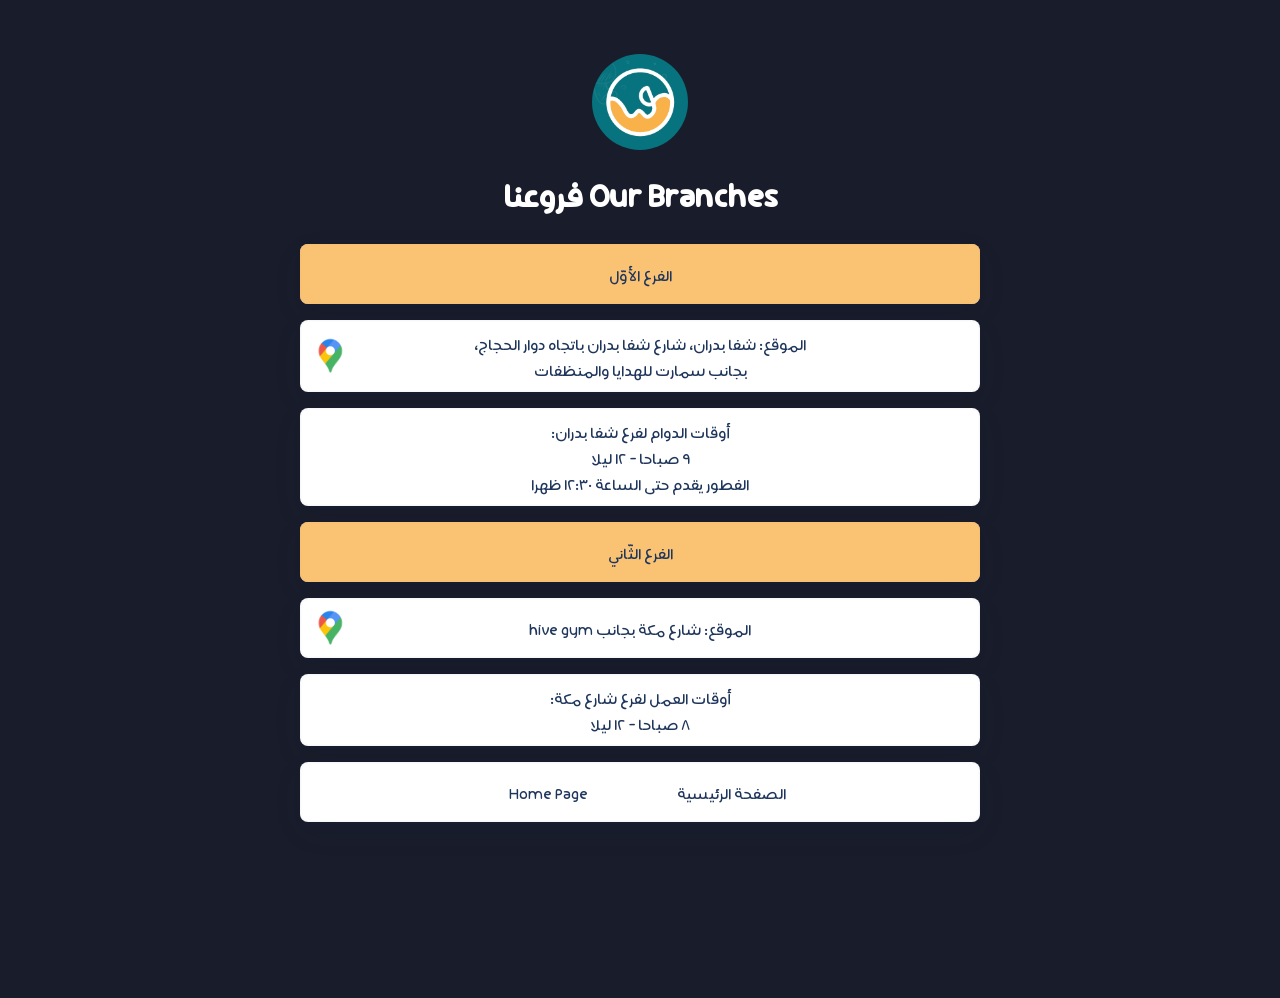
<file: branches.html>
<!DOCTYPE html>
<html lang="en">
    <head>
        <meta charset="utf-8">
        <meta name='viewport' content='width=device-width, initial-scale=1.0, maximum-scale=1.0, user-scalable=0'>
        <link href="assets/css/style.css" rel="stylesheet">
        <title>Wazen</title>
        <link rel="icon" type="image/x-icon" href="/assets/images/favicon.ico">
        <link rel="stylesheet" href="https://cdn.jsdelivr.net/npm/bootstrap-icons@1.11.3/font/bootstrap-icons.min.css">
    </head>
    <body>
        <!-- Snowfall Background Animation -->
        <section class="animated-background">
            <div id="stars1"></div>
            <div id="stars2"></div>
            <div id="stars3"></div>
        </section>
        <!-- End of Snowfall Background Animation -->

        <div class="min-h-full flex-h-center" id="background_div">
            <input type="hidden" value="https://bio.link" id="app-url">
                <input type="hidden" value="null" id="is-featured">
                    <canvas id="bg-canvas" class="background-overlay"></canvas>
                </input>
            </input>

            <div class="mt-48 page-full-wrap relative ">
                <input type="hidden" value="creator-page" id="page-type">
                <img class="display-image m-auto" data-src="assets/images/logo.png" src="assets/images/logo.png" alt="[Your photo alt]"/>
                <h2 class="page-title page-text-color page-text-font mt-16 text-center">Our Branches فروعنا</h2>

                <div class="mt-24">
                    <div class="page-item-wrap relative orange">
                        <div class="page-item flex-both-center absolute"></div>
                        <div target="_blank" class="page-item-each py-10 flex-both-center">
                            <span class="item-title text-center">الفرع الأوّل</span>
                        </div>
                    </div>
                    <div class="page-item-wrap relative">
                        <div class="page-item flex-both-center absolute"></div>
                        <a target="_blank" class="page-item-each py-10 flex-both-center" href="https://maps.app.goo.gl/dwKAawiaqgEQkwiw6">
                            <img class="link-each-image" src="assets/images/maps.png"/>
                            <span class="item-title text-center">الموقع: شفا بدران، شارع شفا بدران باتجاه دوار الحجاج، بجانب سمارت للهدايا والمنظفات</span>
                        </a>
                    </div>
                    <div class="page-item-wrap relative">
                        <div class="page-item flex-both-center absolute"></div>
                        <div target="_blank" class="page-item-each py-10 flex-both-center">
                            <span class="item-title text-center">أوقات الدوام لفرع شفا بدران: <br>٩ صباحا - ١٢ ليلا<br>الفطور يقدم حتى الساعة ١٢:٣٠ ظهرا</span>
                        </div>
                    </div>
                    <div class="page-item-wrap relative orange">
                        <div class="page-item flex-both-center absolute"></div>
                        <div target="_blank" class="page-item-each py-10 flex-both-center">
                            <span class="item-title text-center">الفرع الثّاني</span>
                        </div>
                    </div>
                    <div class="page-item-wrap relative">
                        <div class="page-item flex-both-center absolute"></div>
                        <a target="_blank" class="page-item-each py-10 flex-both-center" href="https://maps.app.goo.gl/EP2jG9d6k3Xn8FKA8">
                            <img class="link-each-image" src="assets/images/maps.png"/>
                            <span class="item-title text-center">الموقع: شارع مكة بجانب hive gym</span>
                        </a>
                    </div>
                    <div class="page-item-wrap relative">
                        <div class="page-item flex-both-center absolute"></div>
                        <div target="_blank" class="page-item-each py-10 flex-both-center">
                            <span class="item-title text-center">أوقات العمل لفرع شارع مكة:<br>٨ صباحا - ١٢ ليلا</span>
                        </div>
                    </div>
                    <div class="page-item-wrap relative">
                        <div class="page-item flex-both-center absolute"></div>
                        <a target="_blank" class="page-item-each py-10 flex-both-center" href="index.html" data-id="261652" data-type="page_item">
                            <div class="item-title text-center title-wrapper">
                                <span class="title-en">الصفحة الرئيسية</span>
                                <span class="title-ar">Home Page</span>
                            </div>
                        </a>
                    </div>
                </div>
            </div>
        </div>
    </body>
</html>
</file>
<file: assets/css/style.css>
@font-face {
    font-family: FFHekaya;
    src: url(/assets/fonts/FFHekaya-Light.ttf);
  }

body,html{
    margin:0;
    padding:0;
    background-color: #191d2b;
    min-height: 100%;
    overflow-y: auto;
    direction: rtl;
    -webkit-overflow-scrolling: touch;
}

@media (max-height: 385px){
    body,html{
        overflow-y: auto
    }
}

@-webkit-keyframes slidetounlock{
    0%{background-position:-100px 0}
    10%{background-position:-100px 0}
    50%{background-position:100px 0}
    to{background-position:100px 0}
}

@keyframes slidetounlock{
    0%{background-position:-100px 0}
    10%{background-position:-100px 0}
    50%{background-position:100px 0}
    to{background-position:100px 0}
}

.min-h-full{
    min-height:100vh
}

.flex{
    display:flex
}

.flex-both-center{
    display:flex;
    justify-content:center;
    align-items:center
}

.flex-wrap{
    flex-wrap:wrap
}

.flex-h-center{
    display:flex;
    justify-content:center
}

.item-center{
    align-items:center
}

.title-wrapper {
  display: flex;
  gap: 3px;            /* مسافة بينهم */
}

.title-wrapper span {
  flex: 1;              /* كل واحد ياخذ نص المساحة */
}

.orange {
    background: #f9b049c4;
}

.orange :hover {
    background: #F9B149;
}

.flex-dir-c{
    flex-direction:column
}

.mx-auto{
    margin-left:auto;
    margin-right:auto
}
.mt-2{
    margin-top:2px
}
.mt-4{
    margin-top:4px
}
.mt-8{
    margin-top:8px
}
.mt-12{
    margin-top:12px
}
.mt-16{
    margin-top:16px
}
.mt-24{
    margin-top:24px
}
.mt-32{
    margin-top:32px
}
.mt-48{
    margin-top:48px
}
.mt-120{
    margin-top:120px
}
.mb-48{
    margin-bottom:48px
}
.m-auto{
    margin:auto
}
.ml-6{
    margin-left:6px
}
.py-10{
    padding:10px
}
.ln-h-22{
    line-height:22px
}
.ln-h-32{
    line-height:32px
}

.text-fs-14{
    font-size:14px
}
.text-fs-16{
    font-size:16px
}
.text-fs-18{
    font-size:18px
}
.text-fs-20{
    font-size:20px
}
.text-fs-22{
    font-size:22px
}

.font-inter{
    font-family:FFHekaya,sans-serif
}
.font-weight-500{
    font-weight:500
}
.font-weight-600{
    font-weight:600
}

.color-white{
    color:#fff
}
.color-gray{
    color:hsla(0,0%,100%,.9)
}
.color-dark{
    color:#222
}
.color-danger{
    color:#ff4963
}

.page-bg{
    position:fixed;
    inset:0;
    z-index:-1;
    height:100vh;
    width:100vw
}
.page-image {
    object-position: center;

}

.display-image {
    border-radius: 50%;
}

.page-title {
    font-size: 45px;
    font-weight: 700;
}

.page-bioline {
    font-size: 16px;
    font-weight: 600;
}

.page-item-title {
    font-size: 16px;
    font-weight: 700;
}

.page-item-each {
    color: #1F365C;
    font-family: 'FFHekaya', sans-serif;
    font-size: 16px;
    font-weight: 500;
    text-transform: none;
    border-radius: 8px;

    min-height: 60px;
}

.page-item-wrap {
    margin: 16px 0;
}

.page-item-wrap:last-child {
    margin-bottom: 0;
}

.page-item-wrap:hover {
    transform: translate3d(0px, 0px, 0px) scale(1.015);
}

.page-item {
    border: 0px solid #FFFFFF;
    background: #FFFFFF ;
    border-radius: 8px;
   box-shadow: 0px 6px 14px -6px rgba(24, 39, 75, 0.12), 0px 10px 32px -4px rgba(24, 39, 75, 0.1), inset 0px 0px 2px 1px rgba(24, 39, 75, 0.05);
}


.embed-wrap iframe, .embed-wrap-inside {
    border-radius: 8px;
}

.link-each-image, .page-item-wrap {
    border-radius: 8px;
}

.page-text-font {
    font-family: 'FFHekaya', sans-serif;
    text-transform: none;
}

.page-text-color {
    color: #fff;
}

.social-icon-fill path, .social-icon-fill circle, .social-icon-fill rect {
    fill: #fff;
}

.page-overlay-btn {
    border: 2px solid #1F365C;
}

.w-full{
    width:100%
}

.w-250{
    width:250px
}
.h-150,.h-165{
    height:150px
}

.background-overlay{
    position:fixed;
    width:100%;
    height:100%;
    z-index:0
}

.page-overlay{
    position:fixed;
    left:0;
    top:0;
    width:100vw;
    height:100vh;
    background:rgba(0,0,0,.1);
    -webkit-backdrop-filter:blur(20px);
    backdrop-filter:blur(20px);
    z-index:100
}
.page-overlay-btn{
    text-decoration:none;
    font-family:FFHekaya,sans-serif;
    background:transparent;
    padding:10px 30px;
    border-radius:6px;
    font-size:1.2em;
    display:inline-block;
    cursor:pointer
}
.page-overlay-title{
    font-size:30px;
    font-family:sans-serif
}

.page-overlay-text{
    font-size:18px
}

.page-image{
    position:fixed;
    left:0;
    top:0;
    width:100vw;
    height:100vh;
    -o-object-fit:cover;
    object-fit:cover
}

.display-image{
    width:96px;
    height:96px;
    display:block;
    border-radius:50%;
    -o-object-fit:cover;
    object-fit:cover
}
.text-center{
    text-align:center
}

.page-title{
    margin-bottom:0
}

.page-bioline{
    font-weight:500
}

.page-full-wrap{
    width:680px;
    z-index:10;
    padding-bottom:176px
}
.page-item-wrap{
    transition:transform .15s cubic-bezier(.17,.67,.29,2.71) 0s
}

.page-item-wrap.show-embed{
    border-radius:30px;
    transition:unset;
    transform:unset
}

.page-item-wrap.show-embed:hover{
    transform:unset
}

.page-item-wrap.show-embed:hover .page-item:after,.page-item-wrap.show-embed:hover .page-item:before{
    -webkit-animation:unset;
    animation:unset
}

.show-embed-item{
    overflow:hidden;
    transition:all .3s ease-in-out
}

.page-item-wrap.show-embed .show-embed-item{
    overflow:visible
}

.embed-ind-arrow-icon{
    transform:rotate(-90deg)
}

.page-item-wrap.show-embed .embed-ind-arrow-icon{
    transform:rotate(0deg)
}

.page-item{
    box-sizing:border-box;
    position:absolute;
    left:0;
    top:0;
    width:100%;
    height:100%;
    z-index:-1
}
.page-social{
    display:block;
    cursor:pointer;
    margin:0 12px 12px
}

.page-social svg{
    width:28px;
    height:28px
}

.relative{
    position:relative
}

.link-each-image{
    width:43px;
    height:43px;
    position:absolute;
    left:9px;
    -o-object-fit:cover;
    object-fit:cover
}

.page-logo{
    position:absolute;
    bottom:32px;
    left:calc(50% - 15px)
}

.page-logo:hover svg .bl-logo-br{
    opacity:1
}

.rounded-md{
    border-radius:8px
}

.close-embed{
    width:25px;
    height:25px;
    border-radius:50%;
    background:#fff;
    opacity:.7
}

.embed-wrap{
    width:100%;
    box-sizing:border-box;
    padding:8px;
    height:100%
}

.embed-ind-arrow{
    position:absolute;
    right:24px;
    height:14px;
    top:calc(50% - 7px);
    margin-bottom:16px
}

.embed-ind-arrow-icon{
    transition:all .4s ease-in-out
}

.close-embed:hover{
    opacity:1
}

.cursor-pointer{
    cursor:pointer
}

.page-item-each{
    text-decoration:none;
    overflow:hidden;
    z-index:10;
    box-sizing:border-box
}

.item-title{
    font-size:22px;
    width:55%;
    word-break:break-word
}
.social-icon-anchor{
    position:absolute;
    width:100%;
    height:100%;
    left:0;
    top:0
}

.page-social:hover{
    transition:all .1s ease-in-out;
    transform:scale(1.1)
}

.page-item-title{
    font-weight:700;
    margin-bottom:16px
}

.embed-wrap-inside{
    background-color:#fff;
    display:flex;
    justify-content:center;
    box-sizing:border-box;
    padding:10px;
    height:100%;
    overflow:hidden
}

.embed-wrap-inside iframe{
    width:auto;
    min-width:500px
}

.embed-wrap-inside{
    position:relative
}

.embed-wrap-inside:after{
    content:"";
    position:absolute;
    height:85%;
    width:495px;
    border:10px solid #fff;
    transition-property:border;
    transition-duration:.2s;
    pointer-events:none
}

.subscribers-img{
    width:66px;
    height:66px;
    border-radius:50%;
    box-shadow:0 0 10px rgba(0,0,0,.05);
    position:absolute;
    top:-33px;
    left:calc(50% - 33px)
}

.subsc-count{
    color:hsla(0,0%,100%,.9);
    line-height:24px;
    font-weight:300
}

.subsc-err{
    height:40px;
    transition:all .25s ease-in-out
}

.w-400{
    width:400px
}

.subsc-button{
    height:40px;
    padding:0 16px;
    background:#fff;
    border:1px solid #fff;
    border-radius:0 2px 2px 0;
    line-height:32px;
    text-transform:capitalize;
    color:#000;
    cursor:pointer;
    justify-content:center;
    align-items:center;
    text-decoration:none
}

.thank-you-btn{
    border-radius:2px
}

.dark-btn{
    background:#222;
    height:48px;
    padding:0 24px;
    color:#fff;
    border:1.5px solid #222
}

.subsc-button:focus{
    outline:none
}

.subsc-email{
    background:hsla(0,0%,100%,.1);
    border:1.5px solid #fff;
    border-radius:2px 0 0 2px;
    padding:0 12px;
    height:40px;
    font-size:14px;
    width:calc(100% - 180px);
    box-sizing:border-box
}

.dark-input{
    border:1.5px solid #222;
    height:48px;
    width:calc(100% - 100px);
    font-size:16px;
    color:#222
}

.subsc-email::-moz-placeholder{
    font-family:FFHekaya,sans-serif;
    font-size:14px;
    line-height:19px;
    color:hsla(0,0%,100%,.5)

}

.subsc-email:-ms-input-placeholder{
    font-family:FFHekaya,sans-serif;
    font-size:14px;
    line-height:19px;
    color:hsla(0,0%,100%,.5)
}

.subsc-email::placeholder{
    font-family:FFHekaya,sans-serif;
    font-size:14px;
    line-height:19px;
    color:hsla(0,0%,100%,.5)
}

.dark-input::-moz-placeholder{
    color:#6e6d7a;
    font-size:16px
}

.dark-input:-ms-input-placeholder{
    color:#6e6d7a;
    font-size:16px
}

.dark-input::placeholder{
    color:#6e6d7a;
    font-size:16px
}

.subsc-email:focus{
    outline:none;
    background:hsla(0,0%,100%,0)
}

.subscribers-email-wrap.error-wrap .subsc-button,.subscribers-email-wrap.error-wrap .subsc-email{
    border:1.5px solid #ff4963
}

.subscribers-email-wrap.error-wrap .subsc-email{
    border-right:none
}

.featured-subscribers{
    position:fixed;
    left:0;
    bottom:0;
    width:100%;
    background:#000;
    box-shadow:0 1.60588px 4.41618px rgba(24,39,75,.12),0 2.81029px 12.8471px rgba(24,39,75,.12);
    z-index:100;
    box-sizing:border-box;
    opacity:1;
    transition:all .27s cubic-bezier(.1,.9,.9,.9);
    flex-wrap:wrap;
    display:flex;
    flex-flow:column;
    justify-content:center;
    align-items:center
}

.featured-subscribers .subsc-count,.featured-subscribers .subsc-svg,.featured-subscribers .subscribers-email-wrap{
    opacity:1
}

.featured-subscribers.hide-subscribers .subsc-count,.featured-subscribers.hide-subscribers .subsc-svg,.featured-subscribers.hide-subscribers .subscribers-email-wrap{
    opacity:0
}

.featured-subscribers .subscribers-img{
    opacity:1;
    transform:scale(1);
    transition:all .27s cubic-bezier(.1,.9,.9,.9)
}

.featured-subscribers.hide-subscribers .subscribers-img{
    opacity:0;
    transform:scale(.15);
    transition:all .27s cubic-bezier(.1,.9,.9,.9)
}

.featured-subscribers .subsc-title{
    margin-top:32px;
    transition:all .27s cubic-bezier(.1,.9,.9,.9)
}

.featured-subscribers.hide-subscribers .show-after-success .thank-you-msg{
    opacity:1
}

.featured-subscribers.hide-subscribers .pt-38{
    padding-top:38px
}

.featured-subscribers.hide-subscribers .pt-52{
    padding-top:52px
}

.featured-subscribers.hide-subscribers .subsc-title{
    font-size:16px;
    font-weight:400;
    transition:all .27s cubic-bezier(.1,.9,.9,.9)
}

.featured-subscribers.hide-subscribers{
    transition:all .25s cubic-bezier(.1,.9,.9,.9);
    height:56px
}

.featured-subscribers.hide-subscribers .subscribers-btn{
    transform:rotate(180deg)
}

.subscribers-btn{
    position:absolute;
    right:16px;
    top:14px;
    width:30px;
    height:30px;
    display:flex;
    align-items:center;
    justify-content:center;
    border-radius:30px;
    transition:all .2s ease-out
}

.subscribers-btn svg path{
    opacity:.5;
    transition:all 75ms ease
}

.subscribers-btn:hover svg path{
    opacity:1;
    transition:all 75ms ease
}

.op-0{
    opacity:0
}

.hidden{
    display:none
}

.campaign-main-wrap{
    width:400px
}

.campaign-email{
    border:1px solid #e7e7e9;
    width:80px;
    height:80px;
    -o-object-fit:cover;
    object-fit:cover;
    border-radius:50%
}

.campaign-subsc-count{
    color:rgba(34,34,34,.9)
}

.campaign-user-link{
    background:rgba(0,0,0,.05);
    -webkit-backdrop-filter:blur(200px);
    backdrop-filter:blur(200px);
    border-radius:68px;
    height:42px;
    padding:0 12px;
    margin:0 auto;
    text-decoration:none;
    position:fixed;
    bottom:36px;
    transition:all .15s ease-out
}

.campaign-user-link:hover{
    background:rgba(0,0,0,.1)
}

.campaign-user-image{
    width:24px;
    height:24px;
    border-radius:50%;
    margin-right:12px
}

.bl-circle-loader{
    border-right:3px solid transparent;
    border-top:3px solid transparent;
    border-radius:50%;
    border-color:#000 #000 transparent transparent;
    border-style:solid;
    border-width:3px;
    width:15px;
    height:15px;
    -webkit-animation:spin 1s linear infinite;
    animation:spin 1s linear infinite;
    position:absolute
}

.dark-btn .bl-circle-loader{
    border-top:3px solid #fff;
    border-right:3px solid #fff
}

@-webkit-keyframes spin{
    0%{
        -webkit-transform:rotate(0deg)
    }
    to{
        -webkit-transform:rotate(1turn)
    }
}

@keyframes spin{
    0%{
        transform:rotate(0deg)
    }
    to{
        transform:rotate(1turn)
    }
}

@media (max-width:768px){
    .page-full-wrap{
        width:90%
    }
    .embed-wrap-inside iframe{
        width:100%;
        min-width:unset
    }
    .page-overlay-title{
        font-size:24px;
        margin:16px 0
    }
    .embed-wrap-inside:after{
        width:93%
    }
}

@media (max-width:480px){
    .campaign-main-wrap{
        width:100%;
        padding:0 24px
    }
    .xs-hidden{
        display:none
    }
    .xs-w-100{
        width:100%
    }
    .xs-w-150{
        width:150px
    }
    .featured-subscribers{
        height:150px;
        padding:24px 16px 32px
    }
    .h-165{
        height:165px
    }
    .xs-mt-6{
        margin-top:6px
    }
    .xs-mt-8{
        margin-top:8px
    }
    .xs-mt-16{
        margin-top:16px
    }
    .xs-mt-32{
        margin-top:32px
    }
    .xs-mx-24{
        margin:auto 24px
    }
    .xs-block{
        display:block
    }
    .subsc-button{
        font-weight:400;
        padding:0 16px;
        border-radius:0 4px 4px 0
    }
    .thank-you-btn{
        border-radius:4px
    }
    .subsc-email{
        width:calc(100% - 65px);
        border:1.5px solid #fff;
        border-radius:4px 0 0 4px
    }
    .dark-input{
        border:1.5px solid #222
    }
    .subsc-title{
        font-size:16px
    }
    .featured-subscribers .subsc-title{
        margin-top:38px;
        width:calc(100% - 20px)
    }
}

@media (max-width:400px){
    .embed-wrap-inside:after{
        width:90%
    }
}

/*-----------------------parallax-----------------------*/
/* credits: https://www.youtube.com/watch?v=aywzn9cf-_U */
#stars1 {
    width: 1px;
    height: 1px;
    background: transparent;
    animation: animStar 120s linear infinite;

    box-shadow: 779px 1331px #fff, 324px 42px #fff, 303px 586px #fff,
    1312px 276px #fff, 451px 625px #fff, 521px 1931px #fff, 1087px 1871px #fff,
    36px 1546px #fff, 132px 934px #fff, 1698px 901px #fff, 1418px 664px #fff,
    1448px 1157px #fff, 1084px 232px #fff, 347px 1776px #fff, 1722px 243px #fff,
    1629px 835px #fff, 479px 969px #fff, 1231px 960px #fff, 586px 384px #fff,
    164px 527px #fff, 8px 646px #fff, 1150px 1126px #fff, 665px 1357px #fff,
    1556px 1982px #fff, 1260px 1961px #fff, 1675px 1741px #fff,
    1843px 1514px #fff, 718px 1628px #fff, 242px 1343px #fff, 1497px 1880px #fff,
    1364px 230px #fff, 1739px 1302px #fff, 636px 959px #fff, 304px 686px #fff,
    614px 751px #fff, 1935px 816px #fff, 1428px 60px #fff, 355px 335px #fff,
    1594px 158px #fff, 90px 60px #fff, 1553px 162px #fff, 1239px 1825px #fff,
    1945px 587px #fff, 749px 1785px #fff, 1987px 1172px #fff, 1301px 1237px #fff,
    1039px 342px #fff, 1585px 1481px #fff, 995px 1048px #fff, 524px 932px #fff,
    214px 413px #fff, 1701px 1300px #fff, 1037px 1613px #fff, 1871px 996px #fff,
    1360px 1635px #fff, 1110px 1313px #fff, 412px 1783px #fff, 1949px 177px #fff,
    903px 1854px #fff, 700px 1936px #fff, 378px 125px #fff, 308px 834px #fff,
    1118px 962px #fff, 1350px 1929px #fff, 781px 1811px #fff, 561px 137px #fff,
    757px 1148px #fff, 1670px 1979px #fff, 343px 739px #fff, 945px 795px #fff,
    576px 1903px #fff, 1078px 1436px #fff, 1583px 450px #fff, 1366px 474px #fff,
    297px 1873px #fff, 192px 162px #fff, 1624px 1633px #fff, 59px 453px #fff,
    82px 1872px #fff, 1933px 498px #fff, 1966px 1974px #fff, 1975px 1688px #fff,
    779px 314px #fff, 1858px 1543px #fff, 73px 1507px #fff, 1693px 975px #fff,
    1683px 108px #fff, 1768px 1654px #fff, 654px 14px #fff, 494px 171px #fff,
    1689px 1895px #fff, 1660px 263px #fff, 1031px 903px #fff, 1203px 1393px #fff,
    1333px 1421px #fff, 1113px 41px #fff, 1206px 1645px #fff, 1325px 1635px #fff,
    142px 388px #fff, 572px 215px #fff, 1535px 296px #fff, 1419px 407px #fff,
    1379px 1003px #fff, 329px 469px #fff, 1791px 1652px #fff, 935px 1802px #fff,
    1330px 1820px #fff, 421px 1933px #fff, 828px 365px #fff, 275px 316px #fff,
    707px 960px #fff, 1605px 1554px #fff, 625px 58px #fff, 717px 1697px #fff,
    1669px 246px #fff, 1925px 322px #fff, 1154px 1803px #fff, 1929px 295px #fff,
    1248px 240px #fff, 1045px 1755px #fff, 166px 942px #fff, 1888px 1773px #fff,
    678px 1963px #fff, 1370px 569px #fff, 1974px 1400px #fff, 1786px 460px #fff,
    51px 307px #fff, 784px 1400px #fff, 730px 1258px #fff, 1712px 393px #fff,
    416px 170px #fff, 1797px 1932px #fff, 572px 219px #fff, 1557px 1856px #fff,
    218px 8px #fff, 348px 1334px #fff, 469px 413px #fff, 385px 1738px #fff,
    1357px 1818px #fff, 240px 942px #fff, 248px 1847px #fff, 1535px 806px #fff,
    236px 1514px #fff, 1429px 1556px #fff, 73px 1633px #fff, 1398px 1121px #fff,
    671px 1301px #fff, 1404px 1663px #fff, 740px 1018px #fff, 1600px 377px #fff,
    785px 514px #fff, 112px 1084px #fff, 1915px 1887px #fff, 1463px 1848px #fff,
    687px 1115px #fff, 1268px 1768px #fff, 1729px 1425px #fff,
    1284px 1022px #fff, 801px 974px #fff, 1975px 1317px #fff, 1354px 834px #fff,
    1446px 1484px #fff, 1283px 1786px #fff, 11px 523px #fff, 1842px 236px #fff,
    1355px 654px #fff, 429px 7px #fff, 1033px 1128px #fff, 157px 297px #fff,
    545px 635px #fff, 52px 1080px #fff, 827px 1520px #fff, 1121px 490px #fff,
    9px 309px #fff, 1744px 1586px #fff, 1014px 417px #fff, 1534px 524px #fff,
    958px 552px #fff, 1403px 1496px #fff, 387px 703px #fff, 1522px 548px #fff,
    1355px 282px #fff, 1532px 601px #fff, 1838px 790px #fff, 290px 259px #fff,
    295px 598px #fff, 1601px 539px #fff, 1561px 1272px #fff, 34px 1922px #fff,
    1024px 543px #fff, 467px 369px #fff, 722px 333px #fff, 1976px 1255px #fff,
    766px 983px #fff, 1582px 1285px #fff, 12px 512px #fff, 617px 1410px #fff,
    682px 577px #fff, 1334px 1438px #fff, 439px 327px #fff, 1617px 1661px #fff,
    673px 129px #fff, 794px 941px #fff, 1386px 1902px #fff, 37px 1353px #fff,
    1467px 1353px #fff, 416px 18px #fff, 187px 344px #fff, 200px 1898px #fff,
    1491px 1619px #fff, 811px 347px #fff, 924px 1827px #fff, 945px 217px #fff,
    1735px 1228px #fff, 379px 1890px #fff, 79px 761px #fff, 825px 1837px #fff,
    1980px 1558px #fff, 1308px 1573px #fff, 1488px 1726px #fff,
    382px 1208px #fff, 522px 595px #fff, 1277px 1898px #fff, 354px 552px #fff,
    161px 1784px #fff, 614px 251px #fff, 526px 1576px #fff, 17px 212px #fff,
    179px 996px #fff, 467px 1208px #fff, 1944px 1838px #fff, 1140px 1093px #fff,
    858px 1007px #fff, 200px 1064px #fff, 423px 1964px #fff, 1945px 439px #fff,
    1377px 689px #fff, 1120px 1437px #fff, 1876px 668px #fff, 907px 1324px #fff,
    343px 1976px #fff, 1816px 1501px #fff, 1849px 177px #fff, 647px 91px #fff,
    1984px 1012px #fff, 1336px 1300px #fff, 128px 648px #fff, 305px 1060px #fff,
    1324px 826px #fff, 1263px 1314px #fff, 1801px 629px #fff, 1614px 1555px #fff,
    1634px 90px #fff, 1603px 452px #fff, 891px 1984px #fff, 1556px 1906px #fff,
    121px 68px #fff, 1676px 1714px #fff, 516px 936px #fff, 1947px 1492px #fff,
    1455px 1519px #fff, 45px 602px #fff, 205px 1039px #fff, 793px 172px #fff,
    1562px 1739px #fff, 1056px 110px #fff, 1512px 379px #fff, 1795px 1621px #fff,
    1848px 607px #fff, 262px 1719px #fff, 477px 991px #fff, 483px 883px #fff,
    1239px 1197px #fff, 1496px 647px #fff, 1649px 25px #fff, 1491px 1946px #fff,
    119px 996px #fff, 179px 1472px #fff, 1341px 808px #fff, 1565px 1700px #fff,
    407px 1544px #fff, 1754px 357px #fff, 1288px 981px #fff, 902px 1997px #fff,
    1755px 1668px #fff, 186px 877px #fff, 1202px 1882px #fff, 461px 1213px #fff,
    1400px 748px #fff, 1969px 1899px #fff, 809px 522px #fff, 514px 1219px #fff,
    374px 275px #fff, 938px 1973px #fff, 357px 552px #fff, 144px 1722px #fff,
    1572px 912px #fff, 402px 1858px #fff, 1544px 1195px #fff, 667px 1257px #fff,
    727px 1496px #fff, 993px 232px #fff, 1772px 313px #fff, 1040px 1590px #fff,
    1204px 1973px #fff, 1268px 79px #fff, 1555px 1048px #fff, 986px 1707px #fff,
    978px 1710px #fff, 713px 360px #fff, 407px 863px #fff, 461px 736px #fff,
    284px 1608px #fff, 103px 430px #fff, 1283px 1319px #fff, 977px 1186px #fff,
    1966px 1516px #fff, 1287px 1129px #fff, 70px 1098px #fff, 1189px 889px #fff,
    1126px 1734px #fff, 309px 1292px #fff, 879px 764px #fff, 65px 473px #fff,
    1003px 1959px #fff, 658px 791px #fff, 402px 1576px #fff, 35px 622px #fff,
    529px 1589px #fff, 164px 666px #fff, 1876px 1290px #fff, 1541px 526px #fff,
    270px 1297px #fff, 440px 865px #fff, 1500px 802px #fff, 182px 1754px #fff,
    1264px 892px #fff, 272px 1249px #fff, 1289px 1535px #fff, 190px 1646px #fff,
    955px 242px #fff, 1456px 1597px #fff, 1727px 1983px #fff, 635px 801px #fff,
    226px 455px #fff, 1396px 1710px #fff, 849px 1863px #fff, 237px 1264px #fff,
    839px 140px #fff, 1122px 735px #fff, 1280px 15px #fff, 1318px 242px #fff,
    1819px 1148px #fff, 333px 1392px #fff, 1949px 553px #fff, 1878px 1332px #fff,
    467px 548px #fff, 1812px 1082px #fff, 1067px 193px #fff, 243px 156px #fff,
    483px 1616px #fff, 1714px 933px #fff, 759px 1800px #fff, 1822px 995px #fff,
    1877px 572px #fff, 581px 1084px #fff, 107px 732px #fff, 642px 1837px #fff,
    166px 1493px #fff, 1555px 198px #fff, 819px 307px #fff, 947px 345px #fff,
    827px 224px #fff, 927px 1394px #fff, 540px 467px #fff, 1093px 405px #fff,
    1140px 927px #fff, 130px 529px #fff, 33px 1980px #fff, 1147px 1663px #fff,
    1616px 1436px #fff, 528px 710px #fff, 798px 1100px #fff, 505px 1480px #fff,
    899px 641px #fff, 1909px 1949px #fff, 1311px 964px #fff, 979px 1301px #fff,
    1393px 969px #fff, 1793px 1886px #fff, 292px 357px #fff, 1196px 1718px #fff,
    1290px 1994px #fff, 537px 1973px #fff, 1181px 1674px #fff,
    1740px 1566px #fff, 1307px 265px #fff, 922px 522px #fff, 1892px 472px #fff,
    384px 1746px #fff, 392px 1098px #fff, 647px 548px #fff, 390px 1498px #fff,
    1246px 138px #fff, 730px 876px #fff, 192px 1472px #fff, 1790px 1789px #fff,
    928px 311px #fff, 1253px 1647px #fff, 747px 1921px #fff, 1561px 1025px #fff,
    1533px 1292px #fff, 1985px 195px #fff, 728px 729px #fff, 1712px 1936px #fff,
    512px 1717px #fff, 1528px 483px #fff, 313px 1642px #fff, 281px 1849px #fff,
    1212px 799px #fff, 435px 1191px #fff, 1422px 611px #fff, 1718px 1964px #fff,
    411px 944px #fff, 210px 636px #fff, 1502px 1295px #fff, 1434px 349px #fff,
    769px 60px #fff, 747px 1053px #fff, 789px 504px #fff, 1436px 1264px #fff,
    1893px 1225px #fff, 1394px 1788px #fff, 1108px 1317px #fff,
    1673px 1395px #fff, 854px 1010px #fff, 1705px 80px #fff, 1858px 148px #fff,
    1729px 344px #fff, 1388px 664px #fff, 895px 406px #fff, 1479px 157px #fff,
    1441px 1157px #fff, 552px 1900px #fff, 516px 364px #fff, 1647px 189px #fff,
    1427px 1071px #fff, 785px 729px #fff, 1080px 1710px #fff, 504px 204px #fff,
    1177px 1622px #fff, 657px 34px #fff, 1296px 1099px #fff, 248px 180px #fff,
    1212px 1568px #fff, 667px 1562px #fff, 695px 841px #fff, 1608px 1247px #fff,
    751px 882px #fff, 87px 167px #fff, 607px 1368px #fff, 1363px 1203px #fff,
    1836px 317px #fff, 1668px 1703px #fff, 830px 1154px #fff, 1721px 1398px #fff,
    1601px 1280px #fff, 976px 874px #fff, 1743px 254px #fff, 1020px 1815px #fff,
    1670px 1766px #fff, 1890px 735px #fff, 1379px 136px #fff, 1864px 695px #fff,
    206px 965px #fff, 1404px 1932px #fff, 1923px 1360px #fff, 247px 682px #fff,
    519px 1708px #fff, 645px 750px #fff, 1164px 1204px #fff, 834px 323px #fff,
    172px 1350px #fff, 213px 972px #fff, 1837px 190px #fff, 285px 1806px #fff,
    1047px 1299px #fff, 1548px 825px #fff, 1730px 324px #fff, 1346px 1909px #fff,
    772px 270px #fff, 345px 1190px #fff, 478px 1433px #fff, 1479px 25px #fff,
    1994px 1830px #fff, 1744px 732px #fff, 20px 1635px #fff, 690px 1795px #fff,
    1594px 569px #fff, 579px 245px #fff, 1398px 733px #fff, 408px 1352px #fff,
    1774px 120px #fff, 1152px 1370px #fff, 1698px 1810px #fff, 710px 1450px #fff,
    665px 286px #fff, 493px 1720px #fff, 786px 5px #fff, 637px 1140px #fff,
    764px 324px #fff, 927px 310px #fff, 938px 1424px #fff, 1884px 744px #fff,
    913px 462px #fff, 1831px 1936px #fff, 1527px 249px #fff, 36px 1381px #fff,
    1597px 581px #fff, 1530px 355px #fff, 949px 459px #fff, 799px 828px #fff,
    242px 1471px #fff, 654px 797px #fff, 796px 594px #fff, 1365px 678px #fff,
    752px 23px #fff, 1630px 541px #fff, 982px 72px #fff, 1733px 1831px #fff,
    21px 412px #fff, 775px 998px #fff, 335px 1945px #fff, 264px 583px #fff,
    158px 1311px #fff, 528px 164px #fff, 1978px 574px #fff, 717px 1203px #fff,
    734px 1591px #fff, 1555px 820px #fff, 16px 1943px #fff, 1625px 1177px #fff,
    1236px 690px #fff, 1585px 1590px #fff, 1737px 1728px #fff, 721px 698px #fff,
    1804px 1186px #fff, 166px 980px #fff, 1850px 230px #fff, 330px 1712px #fff,
    95px 797px #fff, 1948px 1078px #fff, 469px 939px #fff, 1269px 1899px #fff,
    955px 1220px #fff, 1137px 1075px #fff, 312px 1293px #fff, 986px 1762px #fff,
    1103px 1238px #fff, 428px 1993px #fff, 355px 570px #fff, 977px 1836px #fff,
    1395px 1092px #fff, 276px 913px #fff, 1743px 656px #fff, 773px 502px #fff,
    1686px 1322px #fff, 1516px 1945px #fff, 1334px 501px #fff, 266px 156px #fff,
    455px 655px #fff, 798px 72px #fff, 1059px 1259px #fff, 1402px 1687px #fff,
    236px 1329px #fff, 1455px 786px #fff, 146px 1228px #fff, 1851px 823px #fff,
    1062px 100px #fff, 1220px 953px #fff, 20px 1826px #fff, 36px 1063px #fff,
    1525px 338px #fff, 790px 1521px #fff, 741px 1099px #fff, 288px 1489px #fff,
    700px 1060px #fff, 390px 1071px #fff, 411px 1036px #fff, 1853px 1072px #fff,
    1446px 1085px #fff, 1164px 874px #fff, 924px 925px #fff, 291px 271px #fff,
    1257px 1964px #fff, 1580px 1352px #fff, 1507px 1216px #fff, 211px 956px #fff,
    985px 1195px #fff, 975px 1640px #fff, 518px 101px #fff, 663px 1395px #fff,
    914px 532px #fff, 145px 1320px #fff, 69px 1397px #fff, 982px 523px #fff,
    257px 725px #fff, 1599px 831px #fff, 1636px 1513px #fff, 1250px 1158px #fff,
    1132px 604px #fff, 183px 102px #fff, 1057px 318px #fff, 1247px 1835px #fff,
    1983px 1110px #fff, 1077px 1455px #fff, 921px 1770px #fff, 806px 1350px #fff,
    1938px 1992px #fff, 855px 1260px #fff, 902px 1345px #fff, 658px 1908px #fff,
    1845px 679px #fff, 712px 1482px #fff, 595px 950px #fff, 1784px 1992px #fff,
    1847px 1785px #fff, 691px 1004px #fff, 175px 1179px #fff, 1666px 1911px #fff,
    41px 61px #fff, 971px 1080px #fff, 1830px 1450px #fff, 1351px 1518px #fff,
    1257px 99px #fff, 1395px 1498px #fff, 1117px 252px #fff, 1779px 597px #fff,
    1346px 729px #fff, 1108px 1144px #fff, 402px 691px #fff, 72px 496px #fff,
    1673px 1604px #fff, 1497px 974px #fff, 1865px 1664px #fff, 88px 806px #fff,
    918px 77px #fff, 244px 1118px #fff, 256px 1820px #fff, 1851px 1840px #fff,
    605px 1851px #fff, 634px 383px #fff, 865px 37px #fff, 943px 1024px #fff,
    1951px 177px #fff, 1097px 523px #fff, 985px 1700px #fff, 1243px 122px #fff,
    768px 1070px #fff, 468px 194px #fff, 320px 1867px #fff, 1850px 185px #fff,
    380px 1616px #fff, 468px 1294px #fff, 1122px 1743px #fff, 884px 299px #fff,
    1300px 1917px #fff, 1860px 396px #fff, 1270px 990px #fff, 529px 733px #fff,
    1975px 1347px #fff, 1885px 685px #fff, 226px 506px #fff, 651px 878px #fff,
    1323px 680px #fff, 1284px 680px #fff, 238px 1967px #fff, 911px 174px #fff,
    1111px 521px #fff, 1150px 85px #fff, 794px 502px #fff, 484px 1856px #fff,
    1809px 368px #fff, 112px 953px #fff, 590px 1009px #fff, 1655px 311px #fff,
    100px 1026px #fff, 1803px 352px #fff, 865px 306px #fff, 1077px 1019px #fff,
    1335px 872px #fff, 1647px 1298px #fff, 1233px 1387px #fff, 698px 1036px #fff,
    659px 1860px #fff, 388px 1412px #fff, 1212px 458px #fff, 755px 1468px #fff,
    696px 1654px #fff, 1144px 60px #fff;
}

#stars1:after {
    content: '';
    position: absolute;
    top: auto;
    width: 1px;
    height: 1px;
    background: transparent;

    box-shadow: 779px 1331px #fff, 324px 42px #fff, 303px 586px #fff,
    1312px 276px #fff, 451px 625px #fff, 521px 1931px #fff, 1087px 1871px #fff,
    36px 1546px #fff, 132px 934px #fff, 1698px 901px #fff, 1418px 664px #fff,
    1448px 1157px #fff, 1084px 232px #fff, 347px 1776px #fff, 1722px 243px #fff,
    1629px 835px #fff, 479px 969px #fff, 1231px 960px #fff, 586px 384px #fff,
    164px 527px #fff, 8px 646px #fff, 1150px 1126px #fff, 665px 1357px #fff,
    1556px 1982px #fff, 1260px 1961px #fff, 1675px 1741px #fff,
    1843px 1514px #fff, 718px 1628px #fff, 242px 1343px #fff, 1497px 1880px #fff,
    1364px 230px #fff, 1739px 1302px #fff, 636px 959px #fff, 304px 686px #fff,
    614px 751px #fff, 1935px 816px #fff, 1428px 60px #fff, 355px 335px #fff,
    1594px 158px #fff, 90px 60px #fff, 1553px 162px #fff, 1239px 1825px #fff,
    1945px 587px #fff, 749px 1785px #fff, 1987px 1172px #fff, 1301px 1237px #fff,
    1039px 342px #fff, 1585px 1481px #fff, 995px 1048px #fff, 524px 932px #fff,
    214px 413px #fff, 1701px 1300px #fff, 1037px 1613px #fff, 1871px 996px #fff,
    1360px 1635px #fff, 1110px 1313px #fff, 412px 1783px #fff, 1949px 177px #fff,
    903px 1854px #fff, 700px 1936px #fff, 378px 125px #fff, 308px 834px #fff,
    1118px 962px #fff, 1350px 1929px #fff, 781px 1811px #fff, 561px 137px #fff,
    757px 1148px #fff, 1670px 1979px #fff, 343px 739px #fff, 945px 795px #fff,
    576px 1903px #fff, 1078px 1436px #fff, 1583px 450px #fff, 1366px 474px #fff,
    297px 1873px #fff, 192px 162px #fff, 1624px 1633px #fff, 59px 453px #fff,
    82px 1872px #fff, 1933px 498px #fff, 1966px 1974px #fff, 1975px 1688px #fff,
    779px 314px #fff, 1858px 1543px #fff, 73px 1507px #fff, 1693px 975px #fff,
    1683px 108px #fff, 1768px 1654px #fff, 654px 14px #fff, 494px 171px #fff,
    1689px 1895px #fff, 1660px 263px #fff, 1031px 903px #fff, 1203px 1393px #fff,
    1333px 1421px #fff, 1113px 41px #fff, 1206px 1645px #fff, 1325px 1635px #fff,
    142px 388px #fff, 572px 215px #fff, 1535px 296px #fff, 1419px 407px #fff,
    1379px 1003px #fff, 329px 469px #fff, 1791px 1652px #fff, 935px 1802px #fff,
    1330px 1820px #fff, 421px 1933px #fff, 828px 365px #fff, 275px 316px #fff,
    707px 960px #fff, 1605px 1554px #fff, 625px 58px #fff, 717px 1697px #fff,
    1669px 246px #fff, 1925px 322px #fff, 1154px 1803px #fff, 1929px 295px #fff,
    1248px 240px #fff, 1045px 1755px #fff, 166px 942px #fff, 1888px 1773px #fff,
    678px 1963px #fff, 1370px 569px #fff, 1974px 1400px #fff, 1786px 460px #fff,
    51px 307px #fff, 784px 1400px #fff, 730px 1258px #fff, 1712px 393px #fff,
    416px 170px #fff, 1797px 1932px #fff, 572px 219px #fff, 1557px 1856px #fff,
    218px 8px #fff, 348px 1334px #fff, 469px 413px #fff, 385px 1738px #fff,
    1357px 1818px #fff, 240px 942px #fff, 248px 1847px #fff, 1535px 806px #fff,
    236px 1514px #fff, 1429px 1556px #fff, 73px 1633px #fff, 1398px 1121px #fff,
    671px 1301px #fff, 1404px 1663px #fff, 740px 1018px #fff, 1600px 377px #fff,
    785px 514px #fff, 112px 1084px #fff, 1915px 1887px #fff, 1463px 1848px #fff,
    687px 1115px #fff, 1268px 1768px #fff, 1729px 1425px #fff,
    1284px 1022px #fff, 801px 974px #fff, 1975px 1317px #fff, 1354px 834px #fff,
    1446px 1484px #fff, 1283px 1786px #fff, 11px 523px #fff, 1842px 236px #fff,
    1355px 654px #fff, 429px 7px #fff, 1033px 1128px #fff, 157px 297px #fff,
    545px 635px #fff, 52px 1080px #fff, 827px 1520px #fff, 1121px 490px #fff,
    9px 309px #fff, 1744px 1586px #fff, 1014px 417px #fff, 1534px 524px #fff,
    958px 552px #fff, 1403px 1496px #fff, 387px 703px #fff, 1522px 548px #fff,
    1355px 282px #fff, 1532px 601px #fff, 1838px 790px #fff, 290px 259px #fff,
    295px 598px #fff, 1601px 539px #fff, 1561px 1272px #fff, 34px 1922px #fff,
    1024px 543px #fff, 467px 369px #fff, 722px 333px #fff, 1976px 1255px #fff,
    766px 983px #fff, 1582px 1285px #fff, 12px 512px #fff, 617px 1410px #fff,
    682px 577px #fff, 1334px 1438px #fff, 439px 327px #fff, 1617px 1661px #fff,
    673px 129px #fff, 794px 941px #fff, 1386px 1902px #fff, 37px 1353px #fff,
    1467px 1353px #fff, 416px 18px #fff, 187px 344px #fff, 200px 1898px #fff,
    1491px 1619px #fff, 811px 347px #fff, 924px 1827px #fff, 945px 217px #fff,
    1735px 1228px #fff, 379px 1890px #fff, 79px 761px #fff, 825px 1837px #fff,
    1980px 1558px #fff, 1308px 1573px #fff, 1488px 1726px #fff,
    382px 1208px #fff, 522px 595px #fff, 1277px 1898px #fff, 354px 552px #fff,
    161px 1784px #fff, 614px 251px #fff, 526px 1576px #fff, 17px 212px #fff,
    179px 996px #fff, 467px 1208px #fff, 1944px 1838px #fff, 1140px 1093px #fff,
    858px 1007px #fff, 200px 1064px #fff, 423px 1964px #fff, 1945px 439px #fff,
    1377px 689px #fff, 1120px 1437px #fff, 1876px 668px #fff, 907px 1324px #fff,
    343px 1976px #fff, 1816px 1501px #fff, 1849px 177px #fff, 647px 91px #fff,
    1984px 1012px #fff, 1336px 1300px #fff, 128px 648px #fff, 305px 1060px #fff,
    1324px 826px #fff, 1263px 1314px #fff, 1801px 629px #fff, 1614px 1555px #fff,
    1634px 90px #fff, 1603px 452px #fff, 891px 1984px #fff, 1556px 1906px #fff,
    121px 68px #fff, 1676px 1714px #fff, 516px 936px #fff, 1947px 1492px #fff,
    1455px 1519px #fff, 45px 602px #fff, 205px 1039px #fff, 793px 172px #fff,
    1562px 1739px #fff, 1056px 110px #fff, 1512px 379px #fff, 1795px 1621px #fff,
    1848px 607px #fff, 262px 1719px #fff, 477px 991px #fff, 483px 883px #fff,
    1239px 1197px #fff, 1496px 647px #fff, 1649px 25px #fff, 1491px 1946px #fff,
    119px 996px #fff, 179px 1472px #fff, 1341px 808px #fff, 1565px 1700px #fff,
    407px 1544px #fff, 1754px 357px #fff, 1288px 981px #fff, 902px 1997px #fff,
    1755px 1668px #fff, 186px 877px #fff, 1202px 1882px #fff, 461px 1213px #fff,
    1400px 748px #fff, 1969px 1899px #fff, 809px 522px #fff, 514px 1219px #fff,
    374px 275px #fff, 938px 1973px #fff, 357px 552px #fff, 144px 1722px #fff,
    1572px 912px #fff, 402px 1858px #fff, 1544px 1195px #fff, 667px 1257px #fff,
    727px 1496px #fff, 993px 232px #fff, 1772px 313px #fff, 1040px 1590px #fff,
    1204px 1973px #fff, 1268px 79px #fff, 1555px 1048px #fff, 986px 1707px #fff,
    978px 1710px #fff, 713px 360px #fff, 407px 863px #fff, 461px 736px #fff,
    284px 1608px #fff, 103px 430px #fff, 1283px 1319px #fff, 977px 1186px #fff,
    1966px 1516px #fff, 1287px 1129px #fff, 70px 1098px #fff, 1189px 889px #fff,
    1126px 1734px #fff, 309px 1292px #fff, 879px 764px #fff, 65px 473px #fff,
    1003px 1959px #fff, 658px 791px #fff, 402px 1576px #fff, 35px 622px #fff,
    529px 1589px #fff, 164px 666px #fff, 1876px 1290px #fff, 1541px 526px #fff,
    270px 1297px #fff, 440px 865px #fff, 1500px 802px #fff, 182px 1754px #fff,
    1264px 892px #fff, 272px 1249px #fff, 1289px 1535px #fff, 190px 1646px #fff,
    955px 242px #fff, 1456px 1597px #fff, 1727px 1983px #fff, 635px 801px #fff,
    226px 455px #fff, 1396px 1710px #fff, 849px 1863px #fff, 237px 1264px #fff,
    839px 140px #fff, 1122px 735px #fff, 1280px 15px #fff, 1318px 242px #fff,
    1819px 1148px #fff, 333px 1392px #fff, 1949px 553px #fff, 1878px 1332px #fff,
    467px 548px #fff, 1812px 1082px #fff, 1067px 193px #fff, 243px 156px #fff,
    483px 1616px #fff, 1714px 933px #fff, 759px 1800px #fff, 1822px 995px #fff,
    1877px 572px #fff, 581px 1084px #fff, 107px 732px #fff, 642px 1837px #fff,
    166px 1493px #fff, 1555px 198px #fff, 819px 307px #fff, 947px 345px #fff,
    827px 224px #fff, 927px 1394px #fff, 540px 467px #fff, 1093px 405px #fff,
    1140px 927px #fff, 130px 529px #fff, 33px 1980px #fff, 1147px 1663px #fff,
    1616px 1436px #fff, 528px 710px #fff, 798px 1100px #fff, 505px 1480px #fff,
    899px 641px #fff, 1909px 1949px #fff, 1311px 964px #fff, 979px 1301px #fff,
    1393px 969px #fff, 1793px 1886px #fff, 292px 357px #fff, 1196px 1718px #fff,
    1290px 1994px #fff, 537px 1973px #fff, 1181px 1674px #fff,
    1740px 1566px #fff, 1307px 265px #fff, 922px 522px #fff, 1892px 472px #fff,
    384px 1746px #fff, 392px 1098px #fff, 647px 548px #fff, 390px 1498px #fff,
    1246px 138px #fff, 730px 876px #fff, 192px 1472px #fff, 1790px 1789px #fff,
    928px 311px #fff, 1253px 1647px #fff, 747px 1921px #fff, 1561px 1025px #fff,
    1533px 1292px #fff, 1985px 195px #fff, 728px 729px #fff, 1712px 1936px #fff,
    512px 1717px #fff, 1528px 483px #fff, 313px 1642px #fff, 281px 1849px #fff,
    1212px 799px #fff, 435px 1191px #fff, 1422px 611px #fff, 1718px 1964px #fff,
    411px 944px #fff, 210px 636px #fff, 1502px 1295px #fff, 1434px 349px #fff,
    769px 60px #fff, 747px 1053px #fff, 789px 504px #fff, 1436px 1264px #fff,
    1893px 1225px #fff, 1394px 1788px #fff, 1108px 1317px #fff,
    1673px 1395px #fff, 854px 1010px #fff, 1705px 80px #fff, 1858px 148px #fff,
    1729px 344px #fff, 1388px 664px #fff, 895px 406px #fff, 1479px 157px #fff,
    1441px 1157px #fff, 552px 1900px #fff, 516px 364px #fff, 1647px 189px #fff,
    1427px 1071px #fff, 785px 729px #fff, 1080px 1710px #fff, 504px 204px #fff,
    1177px 1622px #fff, 657px 34px #fff, 1296px 1099px #fff, 248px 180px #fff,
    1212px 1568px #fff, 667px 1562px #fff, 695px 841px #fff, 1608px 1247px #fff,
    751px 882px #fff, 87px 167px #fff, 607px 1368px #fff, 1363px 1203px #fff,
    1836px 317px #fff, 1668px 1703px #fff, 830px 1154px #fff, 1721px 1398px #fff,
    1601px 1280px #fff, 976px 874px #fff, 1743px 254px #fff, 1020px 1815px #fff,
    1670px 1766px #fff, 1890px 735px #fff, 1379px 136px #fff, 1864px 695px #fff,
    206px 965px #fff, 1404px 1932px #fff, 1923px 1360px #fff, 247px 682px #fff,
    519px 1708px #fff, 645px 750px #fff, 1164px 1204px #fff, 834px 323px #fff,
    172px 1350px #fff, 213px 972px #fff, 1837px 190px #fff, 285px 1806px #fff,
    1047px 1299px #fff, 1548px 825px #fff, 1730px 324px #fff, 1346px 1909px #fff,
    772px 270px #fff, 345px 1190px #fff, 478px 1433px #fff, 1479px 25px #fff,
    1994px 1830px #fff, 1744px 732px #fff, 20px 1635px #fff, 690px 1795px #fff,
    1594px 569px #fff, 579px 245px #fff, 1398px 733px #fff, 408px 1352px #fff,
    1774px 120px #fff, 1152px 1370px #fff, 1698px 1810px #fff, 710px 1450px #fff,
    665px 286px #fff, 493px 1720px #fff, 786px 5px #fff, 637px 1140px #fff,
    764px 324px #fff, 927px 310px #fff, 938px 1424px #fff, 1884px 744px #fff,
    913px 462px #fff, 1831px 1936px #fff, 1527px 249px #fff, 36px 1381px #fff,
    1597px 581px #fff, 1530px 355px #fff, 949px 459px #fff, 799px 828px #fff,
    242px 1471px #fff, 654px 797px #fff, 796px 594px #fff, 1365px 678px #fff,
    752px 23px #fff, 1630px 541px #fff, 982px 72px #fff, 1733px 1831px #fff,
    21px 412px #fff, 775px 998px #fff, 335px 1945px #fff, 264px 583px #fff,
    158px 1311px #fff, 528px 164px #fff, 1978px 574px #fff, 717px 1203px #fff,
    734px 1591px #fff, 1555px 820px #fff, 16px 1943px #fff, 1625px 1177px #fff,
    1236px 690px #fff, 1585px 1590px #fff, 1737px 1728px #fff, 721px 698px #fff,
    1804px 1186px #fff, 166px 980px #fff, 1850px 230px #fff, 330px 1712px #fff,
    95px 797px #fff, 1948px 1078px #fff, 469px 939px #fff, 1269px 1899px #fff,
    955px 1220px #fff, 1137px 1075px #fff, 312px 1293px #fff, 986px 1762px #fff,
    1103px 1238px #fff, 428px 1993px #fff, 355px 570px #fff, 977px 1836px #fff,
    1395px 1092px #fff, 276px 913px #fff, 1743px 656px #fff, 773px 502px #fff,
    1686px 1322px #fff, 1516px 1945px #fff, 1334px 501px #fff, 266px 156px #fff,
    455px 655px #fff, 798px 72px #fff, 1059px 1259px #fff, 1402px 1687px #fff,
    236px 1329px #fff, 1455px 786px #fff, 146px 1228px #fff, 1851px 823px #fff,
    1062px 100px #fff, 1220px 953px #fff, 20px 1826px #fff, 36px 1063px #fff,
    1525px 338px #fff, 790px 1521px #fff, 741px 1099px #fff, 288px 1489px #fff,
    700px 1060px #fff, 390px 1071px #fff, 411px 1036px #fff, 1853px 1072px #fff,
    1446px 1085px #fff, 1164px 874px #fff, 924px 925px #fff, 291px 271px #fff,
    1257px 1964px #fff, 1580px 1352px #fff, 1507px 1216px #fff, 211px 956px #fff,
    985px 1195px #fff, 975px 1640px #fff, 518px 101px #fff, 663px 1395px #fff,
    914px 532px #fff, 145px 1320px #fff, 69px 1397px #fff, 982px 523px #fff,
    257px 725px #fff, 1599px 831px #fff, 1636px 1513px #fff, 1250px 1158px #fff,
    1132px 604px #fff, 183px 102px #fff, 1057px 318px #fff, 1247px 1835px #fff,
    1983px 1110px #fff, 1077px 1455px #fff, 921px 1770px #fff, 806px 1350px #fff,
    1938px 1992px #fff, 855px 1260px #fff, 902px 1345px #fff, 658px 1908px #fff,
    1845px 679px #fff, 712px 1482px #fff, 595px 950px #fff, 1784px 1992px #fff,
    1847px 1785px #fff, 691px 1004px #fff, 175px 1179px #fff, 1666px 1911px #fff,
    41px 61px #fff, 971px 1080px #fff, 1830px 1450px #fff, 1351px 1518px #fff,
    1257px 99px #fff, 1395px 1498px #fff, 1117px 252px #fff, 1779px 597px #fff,
    1346px 729px #fff, 1108px 1144px #fff, 402px 691px #fff, 72px 496px #fff,
    1673px 1604px #fff, 1497px 974px #fff, 1865px 1664px #fff, 88px 806px #fff,
    918px 77px #fff, 244px 1118px #fff, 256px 1820px #fff, 1851px 1840px #fff,
    605px 1851px #fff, 634px 383px #fff, 865px 37px #fff, 943px 1024px #fff,
    1951px 177px #fff, 1097px 523px #fff, 985px 1700px #fff, 1243px 122px #fff,
    768px 1070px #fff, 468px 194px #fff, 320px 1867px #fff, 1850px 185px #fff,
    380px 1616px #fff, 468px 1294px #fff, 1122px 1743px #fff, 884px 299px #fff,
    1300px 1917px #fff, 1860px 396px #fff, 1270px 990px #fff, 529px 733px #fff,
    1975px 1347px #fff, 1885px 685px #fff, 226px 506px #fff, 651px 878px #fff,
    1323px 680px #fff, 1284px 680px #fff, 238px 1967px #fff, 911px 174px #fff,
    1111px 521px #fff, 1150px 85px #fff, 794px 502px #fff, 484px 1856px #fff,
    1809px 368px #fff, 112px 953px #fff, 590px 1009px #fff, 1655px 311px #fff,
    100px 1026px #fff, 1803px 352px #fff, 865px 306px #fff, 1077px 1019px #fff,
    1335px 872px #fff, 1647px 1298px #fff, 1233px 1387px #fff, 698px 1036px #fff,
    659px 1860px #fff, 388px 1412px #fff, 1212px 458px #fff, 755px 1468px #fff,
    696px 1654px #fff, 1144px 60px #fff;
}

#stars2 {
    width: 2px;
    height: 2px;
    background: transparent;
    animation: animStar 180s linear infinite;

    box-shadow: 1448px 320px #fff, 1775px 1663px #fff, 332px 1364px #fff,
    878px 340px #fff, 569px 1832px #fff, 1422px 1684px #fff, 1946px 1907px #fff,
    121px 979px #fff, 1044px 1069px #fff, 463px 381px #fff, 423px 112px #fff,
    523px 1179px #fff, 779px 654px #fff, 1398px 694px #fff, 1085px 1464px #fff,
    1599px 1869px #fff, 801px 1882px #fff, 779px 1231px #fff, 552px 932px #fff,
    1057px 1196px #fff, 282px 1280px #fff, 496px 1986px #fff, 1833px 1120px #fff,
    1802px 1293px #fff, 6px 1696px #fff, 412px 1902px #fff, 605px 438px #fff,
    24px 1212px #fff, 234px 1320px #fff, 544px 344px #fff, 1107px 170px #fff,
    1603px 196px #fff, 905px 648px #fff, 68px 1458px #fff, 649px 1969px #fff,
    744px 675px #fff, 1127px 478px #fff, 714px 1814px #fff, 1486px 526px #fff,
    270px 1636px #fff, 1931px 149px #fff, 1807px 378px #fff, 8px 390px #fff,
    1415px 699px #fff, 1473px 1211px #fff, 1590px 141px #fff, 270px 1705px #fff,
    69px 1423px #fff, 1108px 1053px #fff, 1946px 128px #fff, 371px 371px #fff,
    1490px 220px #fff, 357px 1885px #fff, 363px 363px #fff, 1896px 1256px #fff,
    1979px 1050px #fff, 947px 1342px #fff, 1754px 242px #fff, 514px 974px #fff,
    65px 1477px #fff, 1840px 547px #fff, 950px 695px #fff, 459px 1150px #fff,
    1124px 1502px #fff, 481px 940px #fff, 680px 839px #fff, 797px 1169px #fff,
    1977px 1491px #fff, 734px 1724px #fff, 210px 298px #fff, 816px 628px #fff,
    686px 770px #fff, 1721px 267px #fff, 1663px 511px #fff, 1481px 1141px #fff,
    582px 248px #fff, 1308px 953px #fff, 628px 657px #fff, 897px 1535px #fff,
    270px 931px #fff, 791px 467px #fff, 1336px 1732px #fff, 1013px 1653px #fff,
    1911px 956px #fff, 587px 816px #fff, 83px 456px #fff, 930px 1478px #fff,
    1587px 1694px #fff, 614px 1200px #fff, 302px 1782px #fff, 1711px 1432px #fff,
    443px 904px #fff, 1666px 714px #fff, 1588px 1167px #fff, 273px 1075px #fff,
    1679px 461px #fff, 721px 664px #fff, 1202px 10px #fff, 166px 1126px #fff,
    331px 1628px #fff, 430px 1565px #fff, 1585px 509px #fff, 640px 38px #fff,
    822px 837px #fff, 1760px 1664px #fff, 1122px 1458px #fff, 398px 131px #fff,
    689px 285px #fff, 460px 652px #fff, 1627px 365px #fff, 348px 1648px #fff,
    819px 1946px #fff, 981px 1917px #fff, 323px 76px #fff, 979px 684px #fff,
    887px 536px #fff, 1348px 1596px #fff, 1055px 666px #fff, 1402px 1797px #fff,
    1300px 1055px #fff, 937px 238px #fff, 1474px 1815px #fff, 1144px 1710px #fff,
    1629px 1087px #fff, 911px 919px #fff, 771px 819px #fff, 403px 720px #fff,
    163px 736px #fff, 1062px 238px #fff, 1774px 818px #fff, 1874px 1178px #fff,
    1177px 699px #fff, 1244px 1244px #fff, 1371px 58px #fff, 564px 1515px #fff,
    1824px 487px #fff, 929px 702px #fff, 394px 1348px #fff, 1161px 641px #fff,
    219px 1841px #fff, 358px 941px #fff, 140px 1759px #fff, 1019px 1345px #fff,
    274px 436px #fff, 1433px 1605px #fff, 1798px 1426px #fff, 294px 1848px #fff,
    1681px 1877px #fff, 1344px 1824px #fff, 1439px 1632px #fff,
    161px 1012px #fff, 1308px 588px #fff, 1789px 582px #fff, 721px 1910px #fff,
    318px 218px #fff, 607px 319px #fff, 495px 535px #fff, 1552px 1575px #fff,
    1562px 67px #fff, 403px 926px #fff, 1096px 1800px #fff, 1814px 1709px #fff,
    1882px 1831px #fff, 533px 46px #fff, 823px 969px #fff, 530px 165px #fff,
    1030px 352px #fff, 1681px 313px #fff, 338px 115px #fff, 1607px 211px #fff,
    1718px 1184px #fff, 1589px 659px #fff, 278px 355px #fff, 464px 1464px #fff,
    1165px 277px #fff, 950px 694px #fff, 1746px 293px #fff, 793px 911px #fff,
    528px 773px #fff, 1883px 1694px #fff, 748px 182px #fff, 1924px 1531px #fff,
    100px 636px #fff, 1473px 1445px #fff, 1264px 1244px #fff, 850px 1377px #fff,
    987px 1976px #fff, 933px 1761px #fff, 922px 1270px #fff, 500px 396px #fff,
    1324px 8px #fff, 1967px 1814px #fff, 1072px 1401px #fff, 961px 37px #fff,
    156px 81px #fff, 1915px 502px #fff, 1076px 1846px #fff, 152px 1669px #fff,
    986px 1529px #fff, 1667px 1137px #fff;
}

#stars2:after {
    content: '';
    position: absolute;
    top: auto;
    width: 2px;
    height: 2px;
    background: transparent;

    box-shadow: 1448px 320px #fff, 1775px 1663px #fff, 332px 1364px #fff,
    878px 340px #fff, 569px 1832px #fff, 1422px 1684px #fff, 1946px 1907px #fff,
    121px 979px #fff, 1044px 1069px #fff, 463px 381px #fff, 423px 112px #fff,
    523px 1179px #fff, 779px 654px #fff, 1398px 694px #fff, 1085px 1464px #fff,
    1599px 1869px #fff, 801px 1882px #fff, 779px 1231px #fff, 552px 932px #fff,
    1057px 1196px #fff, 282px 1280px #fff, 496px 1986px #fff, 1833px 1120px #fff,
    1802px 1293px #fff, 6px 1696px #fff, 412px 1902px #fff, 605px 438px #fff,
    24px 1212px #fff, 234px 1320px #fff, 544px 344px #fff, 1107px 170px #fff,
    1603px 196px #fff, 905px 648px #fff, 68px 1458px #fff, 649px 1969px #fff,
    744px 675px #fff, 1127px 478px #fff, 714px 1814px #fff, 1486px 526px #fff,
    270px 1636px #fff, 1931px 149px #fff, 1807px 378px #fff, 8px 390px #fff,
    1415px 699px #fff, 1473px 1211px #fff, 1590px 141px #fff, 270px 1705px #fff,
    69px 1423px #fff, 1108px 1053px #fff, 1946px 128px #fff, 371px 371px #fff,
    1490px 220px #fff, 357px 1885px #fff, 363px 363px #fff, 1896px 1256px #fff,
    1979px 1050px #fff, 947px 1342px #fff, 1754px 242px #fff, 514px 974px #fff,
    65px 1477px #fff, 1840px 547px #fff, 950px 695px #fff, 459px 1150px #fff,
    1124px 1502px #fff, 481px 940px #fff, 680px 839px #fff, 797px 1169px #fff,
    1977px 1491px #fff, 734px 1724px #fff, 210px 298px #fff, 816px 628px #fff,
    686px 770px #fff, 1721px 267px #fff, 1663px 511px #fff, 1481px 1141px #fff,
    582px 248px #fff, 1308px 953px #fff, 628px 657px #fff, 897px 1535px #fff,
    270px 931px #fff, 791px 467px #fff, 1336px 1732px #fff, 1013px 1653px #fff,
    1911px 956px #fff, 587px 816px #fff, 83px 456px #fff, 930px 1478px #fff,
    1587px 1694px #fff, 614px 1200px #fff, 302px 1782px #fff, 1711px 1432px #fff,
    443px 904px #fff, 1666px 714px #fff, 1588px 1167px #fff, 273px 1075px #fff,
    1679px 461px #fff, 721px 664px #fff, 1202px 10px #fff, 166px 1126px #fff,
    331px 1628px #fff, 430px 1565px #fff, 1585px 509px #fff, 640px 38px #fff,
    822px 837px #fff, 1760px 1664px #fff, 1122px 1458px #fff, 398px 131px #fff,
    689px 285px #fff, 460px 652px #fff, 1627px 365px #fff, 348px 1648px #fff,
    819px 1946px #fff, 981px 1917px #fff, 323px 76px #fff, 979px 684px #fff,
    887px 536px #fff, 1348px 1596px #fff, 1055px 666px #fff, 1402px 1797px #fff,
    1300px 1055px #fff, 937px 238px #fff, 1474px 1815px #fff, 1144px 1710px #fff,
    1629px 1087px #fff, 911px 919px #fff, 771px 819px #fff, 403px 720px #fff,
    163px 736px #fff, 1062px 238px #fff, 1774px 818px #fff, 1874px 1178px #fff,
    1177px 699px #fff, 1244px 1244px #fff, 1371px 58px #fff, 564px 1515px #fff,
    1824px 487px #fff, 929px 702px #fff, 394px 1348px #fff, 1161px 641px #fff,
    219px 1841px #fff, 358px 941px #fff, 140px 1759px #fff, 1019px 1345px #fff,
    274px 436px #fff, 1433px 1605px #fff, 1798px 1426px #fff, 294px 1848px #fff,
    1681px 1877px #fff, 1344px 1824px #fff, 1439px 1632px #fff,
    161px 1012px #fff, 1308px 588px #fff, 1789px 582px #fff, 721px 1910px #fff,
    318px 218px #fff, 607px 319px #fff, 495px 535px #fff, 1552px 1575px #fff,
    1562px 67px #fff, 403px 926px #fff, 1096px 1800px #fff, 1814px 1709px #fff,
    1882px 1831px #fff, 533px 46px #fff, 823px 969px #fff, 530px 165px #fff,
    1030px 352px #fff, 1681px 313px #fff, 338px 115px #fff, 1607px 211px #fff,
    1718px 1184px #fff, 1589px 659px #fff, 278px 355px #fff, 464px 1464px #fff,
    1165px 277px #fff, 950px 694px #fff, 1746px 293px #fff, 793px 911px #fff,
    528px 773px #fff, 1883px 1694px #fff, 748px 182px #fff, 1924px 1531px #fff,
    100px 636px #fff, 1473px 1445px #fff, 1264px 1244px #fff, 850px 1377px #fff,
    987px 1976px #fff, 933px 1761px #fff, 922px 1270px #fff, 500px 396px #fff,
    1324px 8px #fff, 1967px 1814px #fff, 1072px 1401px #fff, 961px 37px #fff,
    156px 81px #fff, 1915px 502px #fff, 1076px 1846px #fff, 152px 1669px #fff,
    986px 1529px #fff, 1667px 1137px #fff;
}

#stars3 {
    width: 3px;
    height: 3px;
    background: transparent;
    animation: animStar 240s linear infinite;

    box-shadow: 387px 1878px #fff, 760px 1564px #fff, 1487px 999px #fff,
    948px 1828px #fff, 1977px 1001px #fff, 1284px 1963px #fff, 656px 284px #fff,
    1268px 1635px #fff, 1820px 598px #fff, 642px 1900px #fff, 296px 57px #fff,
    921px 1620px #fff, 476px 1858px #fff, 658px 613px #fff, 1171px 1363px #fff,
    1419px 283px #fff, 1037px 731px #fff, 503px 663px #fff, 1562px 463px #fff,
    383px 1197px #fff, 1171px 1233px #fff, 876px 1768px #fff, 856px 1615px #fff,
    1375px 1924px #fff, 1725px 918px #fff, 952px 119px #fff, 768px 1212px #fff,
    992px 1462px #fff, 1929px 717px #fff, 1947px 755px #fff, 1818px 1123px #fff,
    1896px 1672px #fff, 460px 198px #fff, 256px 271px #fff, 752px 544px #fff,
    1222px 1859px #fff, 1851px 443px #fff, 313px 1858px #fff, 709px 446px #fff,
    1546px 697px #fff, 674px 1155px #fff, 1112px 130px #fff, 355px 1790px #fff,
    1496px 974px #fff, 1696px 480px #fff, 1316px 1265px #fff, 1645px 1063px #fff,
    1182px 237px #fff, 427px 1582px #fff, 859px 253px #fff, 458px 939px #fff,
    1517px 1644px #fff, 1943px 60px #fff, 212px 1650px #fff, 966px 1786px #fff,
    473px 712px #fff, 130px 76px #fff, 1417px 1186px #fff, 909px 1580px #fff,
    1913px 762px #fff, 204px 1143px #fff, 1998px 1057px #fff, 1468px 1301px #fff,
    144px 1676px #fff, 21px 1601px #fff, 382px 1362px #fff, 912px 753px #fff,
    1488px 1405px #fff, 802px 156px #fff, 174px 550px #fff, 338px 1366px #fff,
    1197px 774px #fff, 602px 486px #fff, 682px 1877px #fff, 348px 1503px #fff,
    407px 1139px #fff, 950px 1400px #fff, 922px 1139px #fff, 1697px 293px #fff,
    1238px 1281px #fff, 1038px 1197px #fff, 376px 1889px #fff,
    1255px 1680px #fff, 1008px 1316px #fff, 1538px 1447px #fff,
    1186px 874px #fff, 1967px 640px #fff, 1341px 19px #fff, 29px 1732px #fff,
    16px 1650px #fff, 1021px 1075px #fff, 723px 424px #fff, 1175px 41px #fff,
    494px 1957px #fff, 1296px 431px #fff, 175px 1507px #fff, 831px 121px #fff,
    498px 1947px #fff, 617px 880px #fff, 240px 403px #fff;
}

#stars3:after {
    content: '';
    position: absolute;
    top: auto;
    width: 3px;
    height: 3px;
    background: transparent;

    box-shadow: 387px 1878px #fff, 760px 1564px #fff, 1487px 999px #fff,
    948px 1828px #fff, 1977px 1001px #fff, 1284px 1963px #fff, 656px 284px #fff,
    1268px 1635px #fff, 1820px 598px #fff, 642px 1900px #fff, 296px 57px #fff,
    921px 1620px #fff, 476px 1858px #fff, 658px 613px #fff, 1171px 1363px #fff,
    1419px 283px #fff, 1037px 731px #fff, 503px 663px #fff, 1562px 463px #fff,
    383px 1197px #fff, 1171px 1233px #fff, 876px 1768px #fff, 856px 1615px #fff,
    1375px 1924px #fff, 1725px 918px #fff, 952px 119px #fff, 768px 1212px #fff,
    992px 1462px #fff, 1929px 717px #fff, 1947px 755px #fff, 1818px 1123px #fff,
    1896px 1672px #fff, 460px 198px #fff, 256px 271px #fff, 752px 544px #fff,
    1222px 1859px #fff, 1851px 443px #fff, 313px 1858px #fff, 709px 446px #fff,
    1546px 697px #fff, 674px 1155px #fff, 1112px 130px #fff, 355px 1790px #fff,
    1496px 974px #fff, 1696px 480px #fff, 1316px 1265px #fff, 1645px 1063px #fff,
    1182px 237px #fff, 427px 1582px #fff, 859px 253px #fff, 458px 939px #fff,
    1517px 1644px #fff, 1943px 60px #fff, 212px 1650px #fff, 966px 1786px #fff,
    473px 712px #fff, 130px 76px #fff, 1417px 1186px #fff, 909px 1580px #fff,
    1913px 762px #fff, 204px 1143px #fff, 1998px 1057px #fff, 1468px 1301px #fff,
    144px 1676px #fff, 21px 1601px #fff, 382px 1362px #fff, 912px 753px #fff,
    1488px 1405px #fff, 802px 156px #fff, 174px 550px #fff, 338px 1366px #fff,
    1197px 774px #fff, 602px 486px #fff, 682px 1877px #fff, 348px 1503px #fff,
    407px 1139px #fff, 950px 1400px #fff, 922px 1139px #fff, 1697px 293px #fff,
    1238px 1281px #fff, 1038px 1197px #fff, 376px 1889px #fff,
    1255px 1680px #fff, 1008px 1316px #fff, 1538px 1447px #fff,
    1186px 874px #fff, 1967px 640px #fff, 1341px 19px #fff, 29px 1732px #fff,
    16px 1650px #fff, 1021px 1075px #fff, 723px 424px #fff, 1175px 41px #fff,
    494px 1957px #fff, 1296px 431px #fff, 175px 1507px #fff, 831px 121px #fff,
    498px 1947px #fff, 617px 880px #fff, 240px 403px #fff;
}

@keyframes animStar {
    from {
        transform: translateY(0px);
    }
    to {
        transform: translateY(-2000px);
    }
}
</file>
